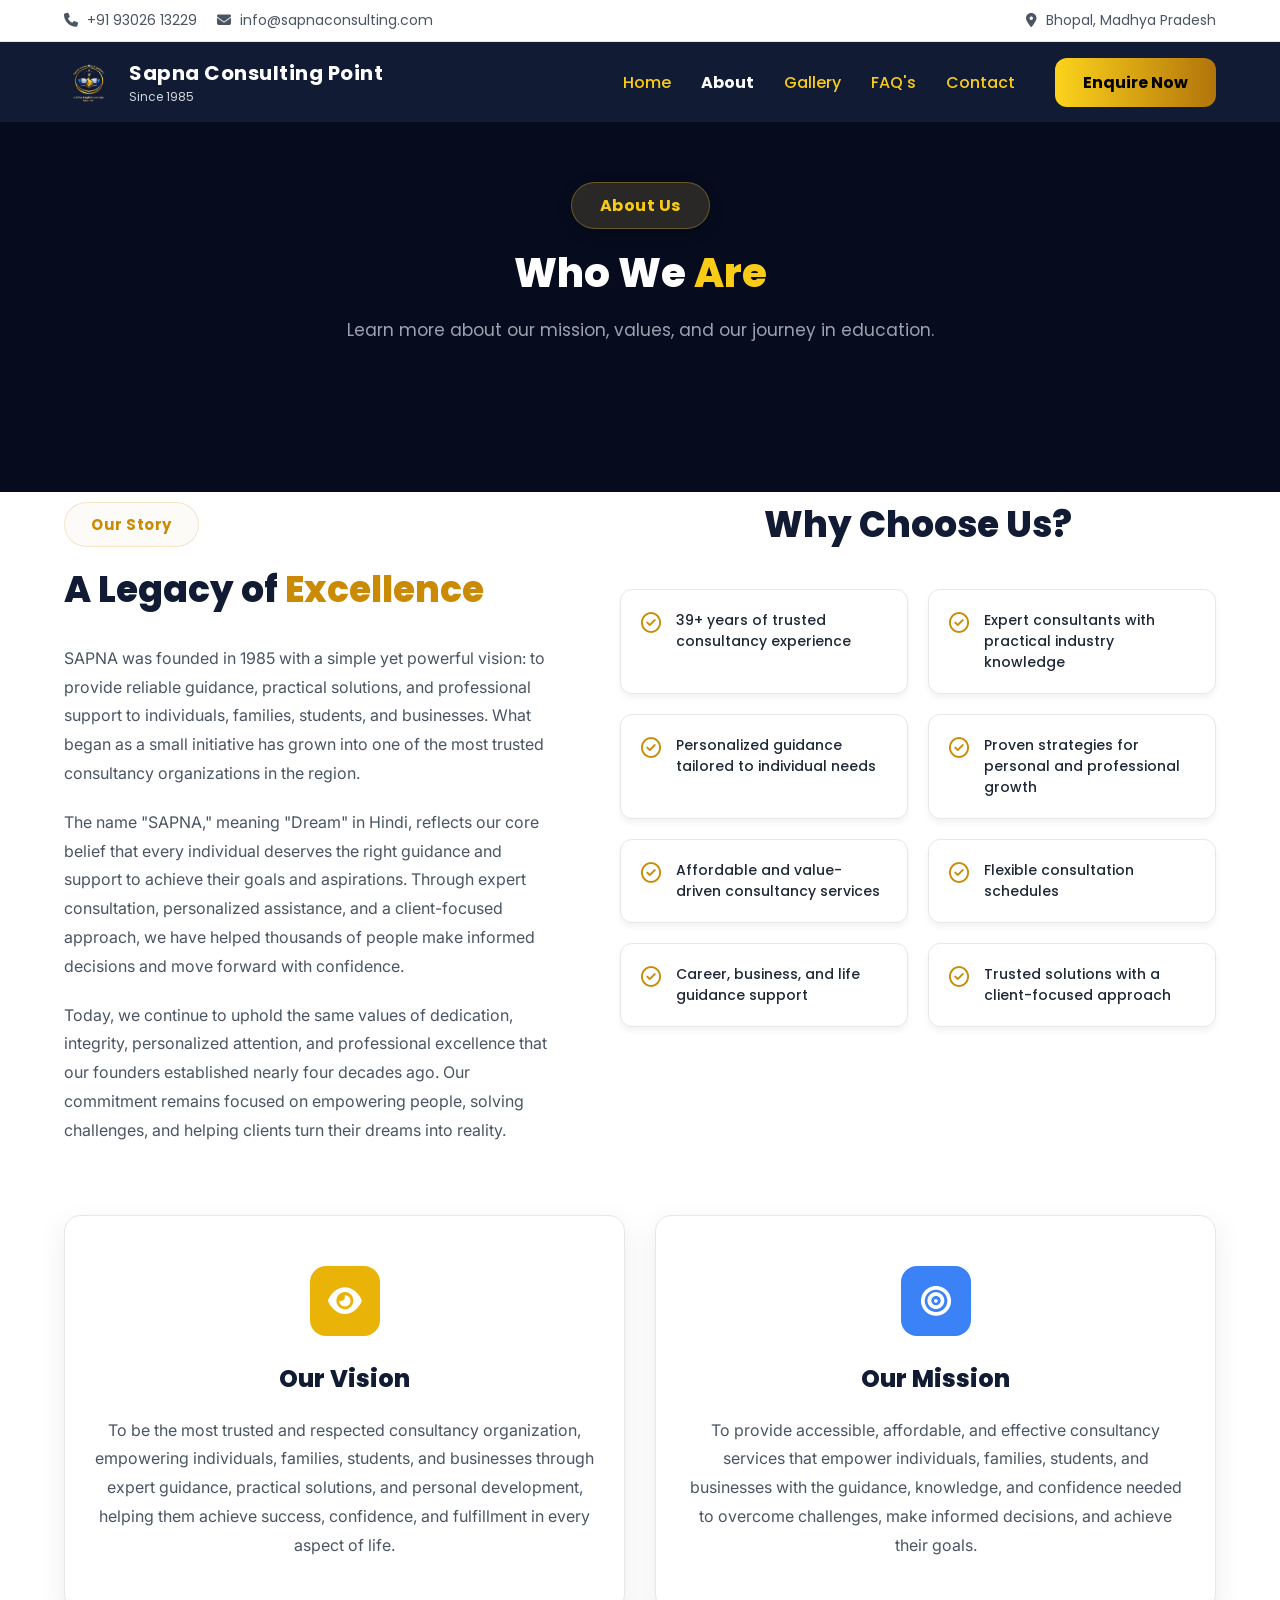
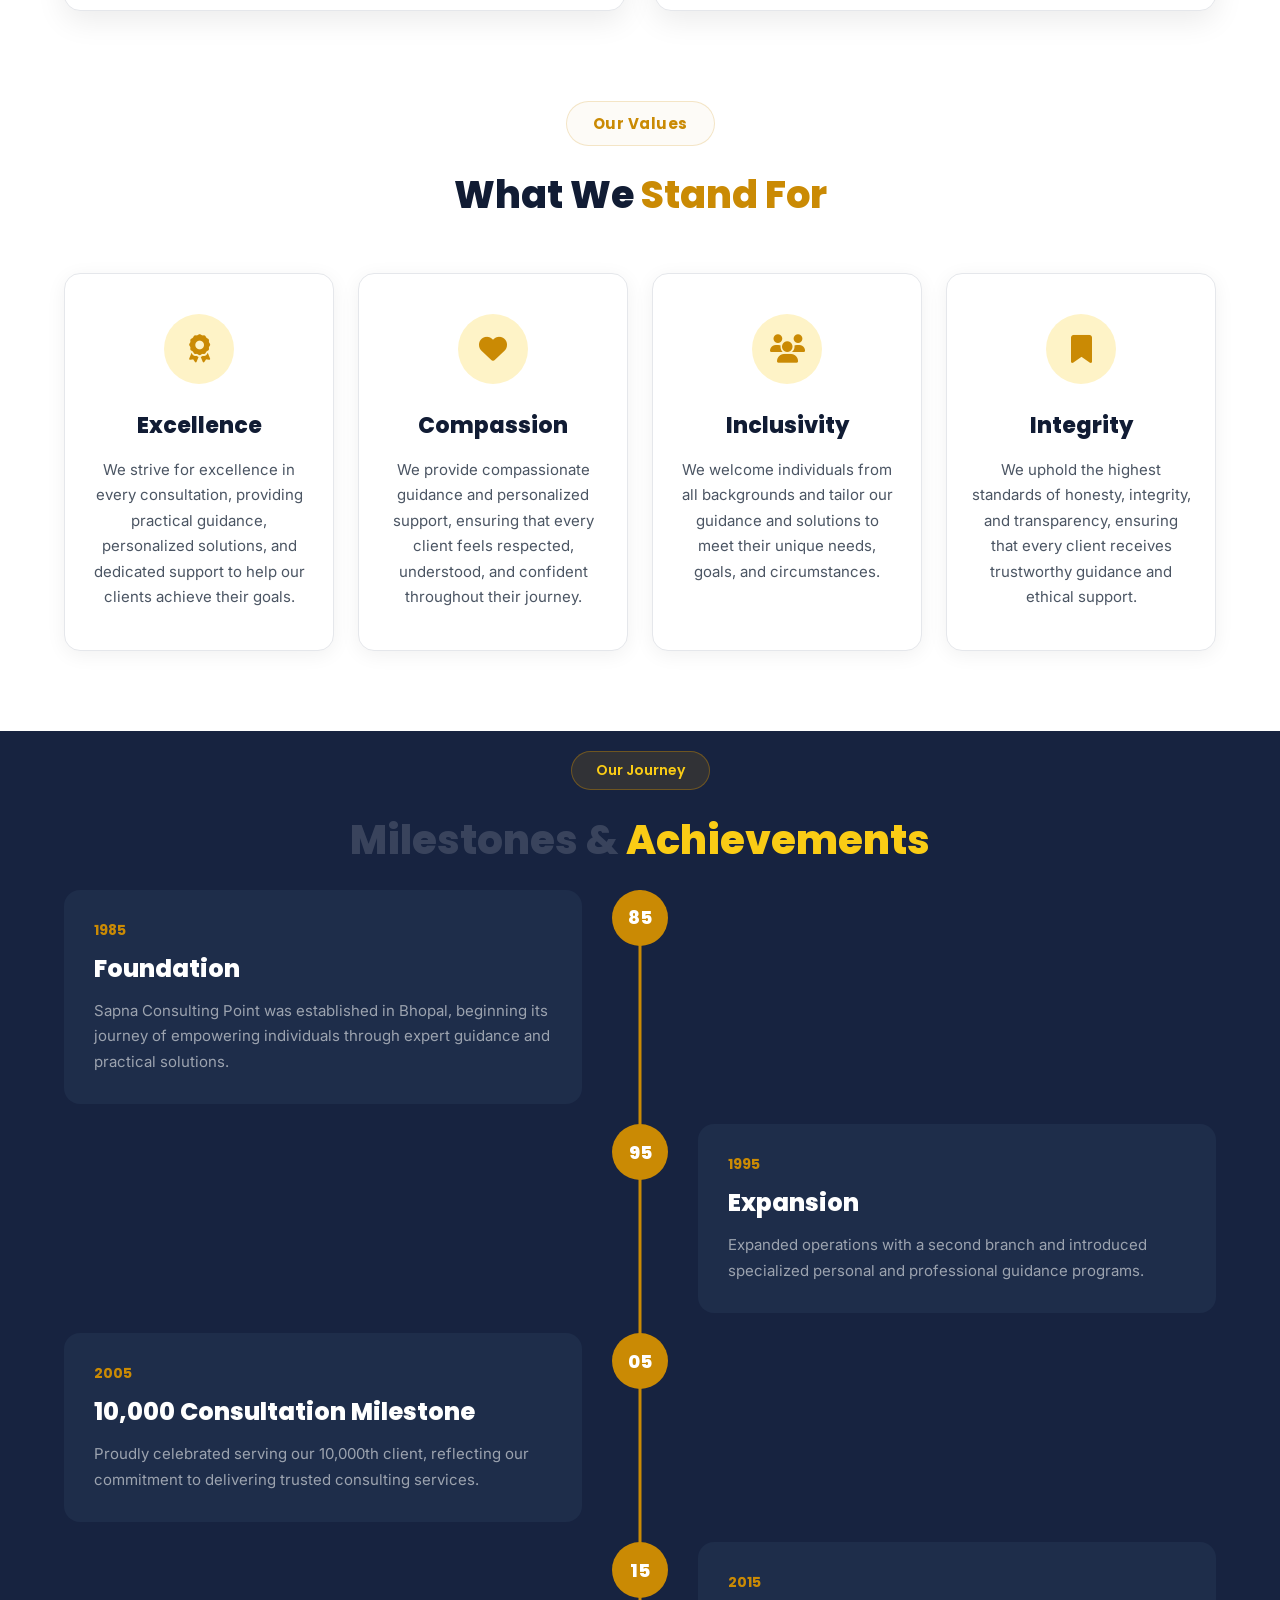
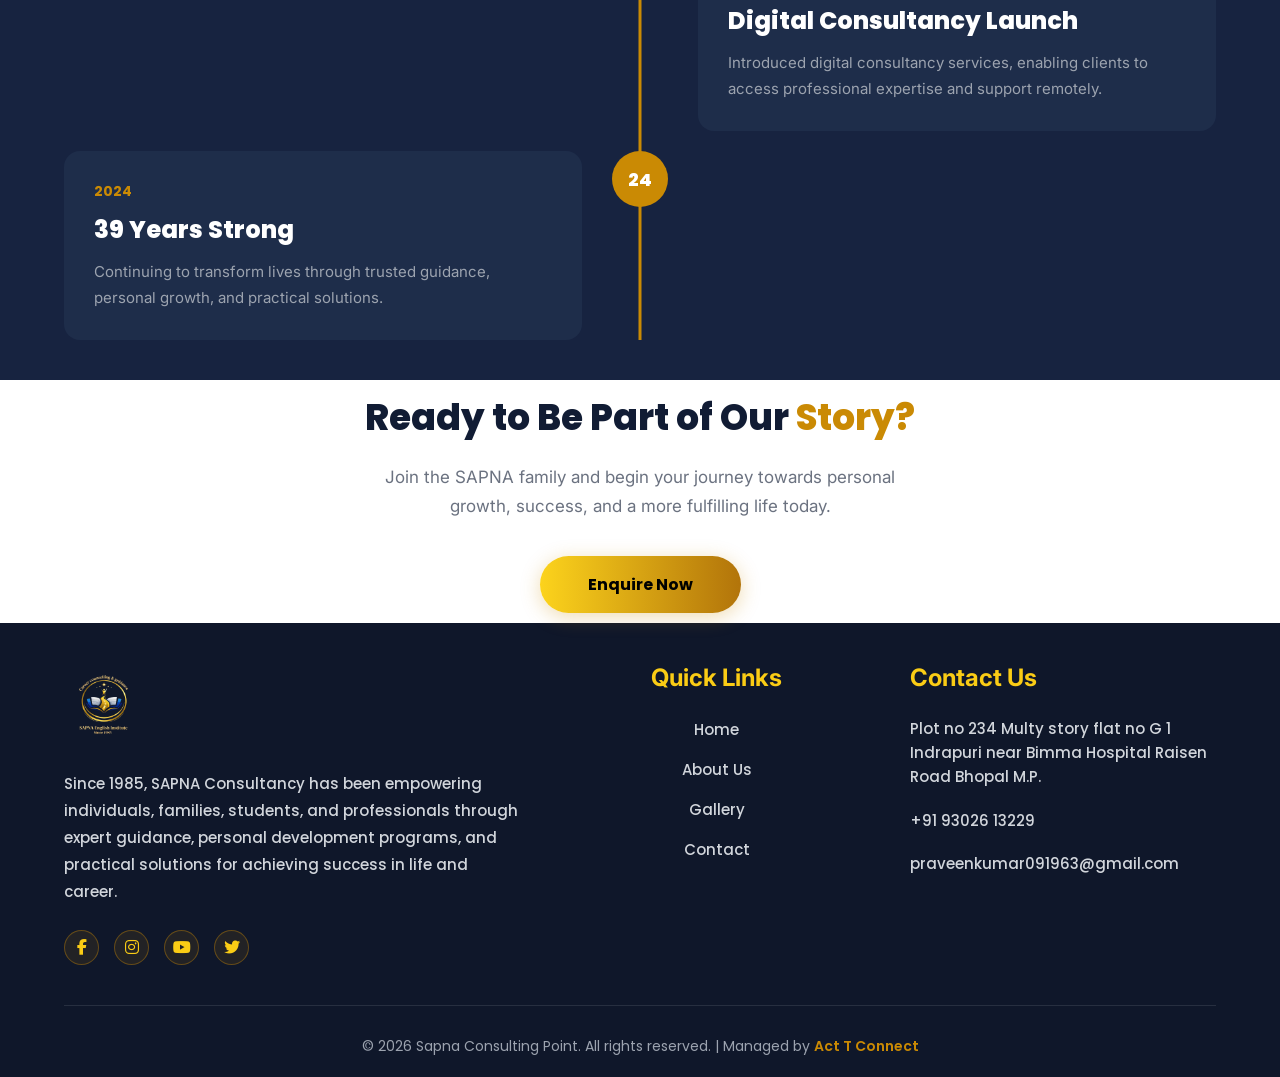
<file: about.html>
﻿<!DOCTYPE html>
<html lang="en">

<head>
    <meta charset="UTF-8">
    <meta name="viewport" content="width=device-width, initial-scale=1.0">
    <title>Sapna Consulting Point - About</title>
    <link rel="icon" href="images/logo.png" type="image/png">
    <link rel="preconnect" href="https://fonts.googleapis.com">
    <link rel="preconnect" href="https://fonts.gstatic.com" crossorigin>
    <link
        href="https://fonts.googleapis.com/css2?family=Poppins:wght@300;400;500;600;700;800&family=Inter:wght@400;500;600;700&display=swap"
        rel="stylesheet">
    <link rel="stylesheet" href="https://cdnjs.cloudflare.com/ajax/libs/font-awesome/6.5.0/css/all.min.css" />
    <style>
        :root {
            --primary-blue: #111c34;
            --accent-yellow: #facc15;
            --text-light: #ffffff;
            --text-dark: #1f2937;
            --text-gray: #4b5563;
            --bg-gray: #f9fafb;
            --border-color: #e5e7eb;
        }

        * {
            margin: 0;
            padding: 0;
            box-sizing: border-box;
            font-family: 'Poppins', sans-serif;
        }

        body {
            background-color: var(--bg-light);
            color: var(--text-dark);
            overflow-x: hidden !important;
        }

        html {
            overflow-x: hidden !important;
        }

        /* Top Contact Bar */
        .top-bar {
            background-color: white;
            padding: 10px 5%;
            display: flex;
            justify-content: space-between;
            font-size: 14px;
            color: var(--text-gray);
            border-bottom: 1px solid var(--border-color);
        }

        .top-bar-left {
            display: flex;
            gap: 20px;
        }

        .top-bar i {
            margin-right: 5px;
            color: var(--text-gray);
        }

        /* Navbar */
        .navbar {
            background-color: var(--primary-blue);
            padding: 15px 5%;
            display: flex;
            justify-content: space-between;
            align-items: center;
            position: sticky;
            top: 0;
            z-index: 1000;
        }

        .logo-section {
            display: flex;
            align-items: center;
            gap: 15px;
            color: white;
        }

        .logo-img {
            width: 50px;
            height: 50px;
        }

        .logo-text h1 {
            font-size: 20px;
            font-weight: 700;
            margin: 0;
            letter-spacing: 0.5px;
        }

        .logo-text p {
            font-size: 12px;
            color: #d1d5db;
            margin: 0;
        }

        .nav-links {
            display: flex;
            gap: 30px;
            align-items: center;
        }

        .nav-links a {
            color: #facc15;
            text-decoration: none;
            font-size: 16px;
            font-weight: 500;
            transition: color 0.3s ease;
        }

        .nav-links a.active {
            color: #ffffff;
            font-weight: 700;
        }

        .nav-links a:hover {
            color: #ffffff;
        }

        .nav-links .btn-enquire {
            background: linear-gradient(90deg, #fcd31c 0%, #b2740a 100%);
            color: #000000 !important;
            padding: 12px 28px;
            border-radius: 12px;
            font-weight: 700;
            text-decoration: none;
            transition: all 0.3s ease;
            margin-left: 10px;
        }

        .nav-links .btn-enquire:hover {
            transform: translateY(-2px);
            box-shadow: 0 4px 12px rgba(250, 204, 21, 0.4);
            color: #000000 !important;
        }

        /* About Hero Section */
        .about-hero {
            background-color: #060C1E;
            padding: 60px 5% 70px;
            text-align: center;
            height: 370px;
            color: white;
            border-radius: 0;
        }

        .badge-dark-yellow {
            background-color: #292826 !important;
            color: #F9CB17 !important;
            padding: 10px 28px !important;
            border-radius: 30px !important;
            font-size: 16px !important;
            font-weight: 700 !important;
            display: inline-block !important;
            margin-bottom: 20px !important;
            border: 1px solid rgba(249, 203, 23, 0.3) !important;
            box-shadow: 0 4px 15px rgba(0, 0, 0, 0.2) !important;
            letter-spacing: 0.5px !important;
        }

        .about-hero h1 {
            font-size: 40px;
            font-weight: 800;
            line-height: 1.2;
            margin-bottom: 20px;
        }

        .about-hero h1 span {
            color: #facc15;
        }

        .about-hero p {
            font-size: 17px;
            color: #9ca3af;
            line-height: 1.6;
            max-width: 650px;
            margin: 0 auto;
        }

        /* Two Column Section */
        .section-padding {
            padding: 10px 5%;
        }

        .two-column-layout {
            display: flex;
            gap: 60px;
        }

        .col-left {
            flex: 1;
        }

        .col-right {
            flex: 1.2;
        }

        .badge-yellow {
            background-color: #fdfbf7 !important;
            color: #ca8a04 !important;
            padding: 10px 26px !important;
            border-radius: 30px !important;
            font-size: 15px !important;
            font-weight: 700 !important;
            display: inline-block !important;
            margin-bottom: 20px !important;
            border: 1px solid rgba(202, 138, 4, 0.2) !important;
            letter-spacing: 0.5px !important;
        }

        .section-title {
            font-size: 36px;
            font-weight: 800;
            color: var(--primary-blue);
            margin-bottom: 30px;
            line-height: 1.3;
        }

        .section-title span {
            color: #ca8a04;
        }

        .text-content p {
            font-size: 16px;
            color: var(--text-gray);
            line-height: 1.8;
            margin-bottom: 20px;
            font-family: 'Inter', sans-serif;
        }

        /* Features Grid */
        .features-grid {
            display: grid;
            grid-template-columns: repeat(2, 1fr);
            gap: 20px;
        }

        .feature-card {
            background: white;
            padding: 20px;
            border-radius: 12px;
            display: flex;
            align-items: flex-start;
            gap: 15px;
            box-shadow: 0 4px 6px rgba(0, 0, 0, 0.05);
            border: 1px solid var(--border-color);
        }

        .feature-icon {
            color: #ca8a04;
            font-size: 20px;
            margin-top: 3px;
        }

        .feature-text {
            font-size: 14px;
            font-weight: 500;
            color: var(--text-dark);
            line-height: 1.5;
        }

        /* Vision Mission Grid */
        .vm-grid {
            display: grid;
            grid-template-columns: repeat(2, 1fr);
            gap: 30px;
            margin-top: 50px;
        }

        .vm-card {
            background: white;
            padding: 50px 30px;
            border-radius: 16px;
            box-shadow: 0 10px 30px rgba(0, 0, 0, 0.08);
            border: 1px solid var(--border-color);
            text-align: center;
        }

        .vm-icon-vision {
            background-color: #eab308;
            color: white;
            width: 70px;
            height: 70px;
            border-radius: 16px;
            display: flex;
            align-items: center;
            justify-content: center;
            font-size: 30px;
            margin: 0 auto 25px;
        }

        .vm-icon-mission {
            background-color: #3b82f6;
            color: white;
            width: 70px;
            height: 70px;
            border-radius: 16px;
            display: flex;
            align-items: center;
            justify-content: center;
            font-size: 30px;
            margin: 0 auto 25px;
        }

        .vm-card h3 {
            font-size: 24px;
            font-weight: 800;
            color: var(--primary-blue);
            margin-bottom: 20px;
        }

        .vm-card p {
            font-size: 16px;
            color: var(--text-gray);
            line-height: 1.8;
            font-family: 'Inter', sans-serif;
        }

        /* Values Section */
        .values-section {
            padding: 80px 5%;
            background-color: #fff;
            text-align: center;
        }

        .values-section .badge-yellow {
            background-color: #fef9c3;
            color: #ca8a04;
            padding: 8px 24px;
            border-radius: 20px;
            font-size: 15px;
            font-weight: 600;
            display: inline-block;
            margin-bottom: 20px;
            border: 1px solid #fde68a;
        }

        .values-section h2 {
            font-size: 38px;
            font-weight: 800;
            color: var(--primary-blue);
            margin-bottom: 50px;
        }

        .values-section h2 span {
            color: #ca8a04;
        }

        .values-grid {
            display: grid;
            grid-template-columns: repeat(4, 1fr);
            gap: 24px;
        }

        .value-card {
            background: #fff;
            border: 1px solid var(--border-color);
            border-radius: 16px;
            padding: 40px 24px;
            text-align: center;
            box-shadow: 0 4px 20px rgba(0, 0, 0, 0.06);
            transition: transform 0.3s ease, box-shadow 0.3s ease;
        }

        .value-card:hover {
            transform: translateY(-6px);
            box-shadow: 0 12px 32px rgba(0, 0, 0, 0.12);
        }

        .value-icon {
            width: 70px;
            height: 70px;
            background-color: #fef3c7;
            border-radius: 50%;
            display: flex;
            align-items: center;
            justify-content: center;
            margin: 0 auto 25px;
            font-size: 28px;
            color: #ca8a04;
            transition: background-color 0.3s, color 0.3s;
        }

        .value-card:hover .value-icon {
            background-color: #ca8a04;
            color: #fff;
        }

        .value-card h3 {
            font-size: 22px;
            font-weight: 800;
            color: var(--primary-blue);
            margin-bottom: 15px;
        }

        .value-card p {
            font-size: 15px;
            color: var(--text-gray);
            line-height: 1.7;
            font-family: 'Inter', sans-serif;
        }

        /* Milestones Timeline */
        .milestones-section {
            background-color: #172340;
            padding: 20px 5%;
            text-align: center;
            color: white;
        }

        .milestones-section .ms-badge {
            background-color: rgba(202, 138, 4, 0.15);
            color: #facc15;
            border: 1px solid rgba(202, 138, 4, 0.4);
            padding: 8px 24px;
            border-radius: 20px;
            font-size: 14px;
            font-weight: 600;
            display: inline-block;
            margin-bottom: 20px;
        }

        .milestones-section h2 {
            font-size: 40px;
            font-weight: 800;
            color: rgba(255, 255, 255, 0.15);
            margin-bottom: 20px;
            position: relative;
        }

        .milestones-section h2 span {
            color: #facc15;
        }

        .timeline {
            position: relative;
            max-width: 100%;
            margin: 0 auto;
        }

        .timeline::before {
            content: '';
            position: absolute;
            left: 50%;
            top: 0;
            bottom: 0;
            width: 3px;
            background-color: #ca8a04;
            transform: translateX(-50%);
        }

        .timeline-item {
            display: flex;
            align-items: flex-start;
            margin-bottom: 20px;
            position: relative;
        }

        .timeline-item.left {
            flex-direction: row;
            justify-content: flex-start;
        }

        .timeline-item.right {
            flex-direction: row-reverse;
            justify-content: flex-start;
        }

        .timeline-card {
            background-color: #1e2d4a;
            border-radius: 16px;
            padding: 30px;
            width: 45%;
            text-align: left;
        }

        .timeline-item.right .timeline-card {
            text-align: left;
        }

        .timeline-year-label {
            color: #ca8a04;
            font-size: 14px;
            font-weight: 700;
            margin-bottom: 10px;
        }

        .timeline-card h3 {
            font-size: 24px;
            font-weight: 800;
            color: white;
            margin-bottom: 12px;
        }

        .timeline-card p {
            font-size: 15px;
            color: #9ca3af;
            line-height: 1.7;
            font-family: 'Inter', sans-serif;
        }

        .timeline-dot {
            position: absolute;
            left: 50%;
            transform: translateX(-50%);
            width: 56px;
            height: 56px;
            background-color: #ca8a04;
            border-radius: 50%;
            display: flex;
            align-items: center;
            justify-content: center;
            font-size: 18px;
            font-weight: 800;
            color: white;
            z-index: 1;
            flex-shrink: 0;
        }

        /* Footer */
        footer {
            background-color: #111c34;
            color: white;
            padding: 60px 5% 20px;
            font-family: 'Inter', sans-serif;
        }

        .footer-grid {
            display: grid;
            grid-template-columns: 1.5fr 1fr 1fr;
            gap: 40px;
            margin-bottom: 40px;
            border-bottom: 1px solid rgba(255, 255, 255, 0.1);
            padding-bottom: 40px;
        }

        .social-links {
            display: flex;
            gap: 15px;
        }

        .social-links a {
            width: 35px;
            height: 35px;
            border-radius: 50%;
            border: 1px solid #ca8a04;
            display: flex;
            align-items: center;
            justify-content: center;
            color: #ca8a04;
            text-decoration: none;
        }

        .footer-heading {
            color: #ca8a04;
            font-size: 22px;
            font-weight: 700;
            font-family: 'Poppins', sans-serif;
            margin-bottom: 25px;
        }

        .footer-links {
            list-style: none;
            padding: 0;
        }

        .footer-links li {
            margin-bottom: 15px;
        }

        .footer-links a {
            color: #d1d5db;
            text-decoration: none;
            font-size: 15px;
            transition: color 0.3s;
        }

        .footer-text {
            color: #d1d5db;
            font-size: 14px;
            margin-bottom: 20px;
            line-height: 1.6;
        }

        .hamburger-toggle {
            display: none;
            background: none;
            border: 2px solid rgba(250, 204, 21, 0.5);
            color: #facc15;
            font-size: 22px;
            padding: 8px 14px;
            border-radius: 8px;
            cursor: pointer;
            transition: all 0.3s ease;
        }

        .hamburger-toggle:hover {
            background: rgba(250, 204, 21, 0.1);
        }

        /* Responsive */
        @media (max-width: 1024px) {
            .two-column-layout {
                flex-direction: column;
            }

            .vm-grid {
                grid-template-columns: 1fr;
            }

            .footer-grid {
                grid-template-columns: repeat(2, 1fr);
                gap: 30px;
            }
        }

        .footer-grid {
            display: grid;
            grid-template-columns: 1.5fr 1fr 1fr;
            gap: 40px;
            margin-bottom: 30px;
        }

        /* Enquire Modal Popup */
        .enquire-modal-overlay {
            position: fixed;
            top: 0;
            left: 0;
            width: 100%;
            height: 100%;
            background-color: rgba(0, 0, 0, 0.6);
            backdrop-filter: blur(4px);
            z-index: 9999;
            display: flex;
            align-items: center;
            justify-content: center;
            opacity: 0;
            visibility: hidden;
            transition: all 0.3s ease;
            padding: 20px;
        }

        .enquire-modal-overlay.active {
            opacity: 1;
            visibility: visible;
        }

        .enquire-modal-card {
            background: #ffffff;
            width: 100%;
            max-width: 460px;
            border-radius: 20px;
            padding: 35px 35px 30px;
            position: relative;
            box-shadow: 0 20px 40px rgba(0, 0, 0, 0.2);
            transform: scale(0.9);
            transition: transform 0.3s ease;
        }

        .enquire-modal-overlay.active .enquire-modal-card {
            transform: scale(1);
        }

        .enquire-modal-close {
            position: absolute;
            top: 20px;
            right: 20px;
            background: none;
            border: none;
            font-size: 24px;
            font-weight: 700;
            color: #94a3b8;
            cursor: pointer;
            line-height: 1;
            transition: color 0.2s;
        }

        .enquire-modal-close:hover {
            color: #0f172a;
        }

        .enquire-modal-card h2 {
            font-size: 28px;
            font-weight: 800;
            color: #111c34;
            margin-bottom: 6px;
        }

        .enquire-modal-subtitle {
            font-size: 15px;
            color: #828b9a;
            margin-bottom: 25px;
            font-family: 'Inter', sans-serif;
        }

        .modal-form-group {
            margin-bottom: 16px;
        }

        .modal-form-group input,
        .modal-form-group textarea {
            width: 100%;
            padding: 14px 18px;
            background-color: #f8fafc;
            border: 1px solid #e2e8f0;
            border-radius: 12px;
            font-size: 14px;
            font-family: 'Inter', sans-serif;
            color: #1e293b;
            outline: none;
            transition: all 0.3s ease;
        }

        .modal-form-group input::placeholder,
        .modal-form-group textarea::placeholder {
            color: #94a3b8;
        }

        .modal-form-group input:focus,
        .modal-form-group textarea:focus {
            background-color: #ffffff;
            border-color: #ca8a04;
            box-shadow: 0 0 0 3px rgba(202, 138, 4, 0.1);
        }

        .modal-form-group textarea {
            resize: none;
        }

        .btn-modal-submit {
            width: 100%;
            background: linear-gradient(90deg, #fcd31c 0%, #b2740a 100%);
            color: #000000;
            padding: 15px;
            border-radius: 30px;
            font-weight: 700;
            font-size: 16px;
            border: none;
            cursor: pointer;
            margin-top: 10px;
            box-shadow: 0 4px 15px rgba(202, 138, 4, 0.3);
            transition: all 0.3s ease;
        }

        .btn-modal-submit:hover {
            transform: translateY(-2px);
            box-shadow: 0 6px 20px rgba(202, 138, 4, 0.4);
        }

        @media (max-width: 768px) {
            .top-bar {
                display: none !important;
            }

            .navbar {
                padding: 12px 15px !important;
                position: relative;
            }

            .logo-img {
                width: 38px !important;
                height: 38px !important;
            }

            .logo-section {
                gap: 10px !important;
            }

            .logo-text h1 {
                font-size: 16px !important;
                line-height: 1.2;
            }

            .logo-text p {
                font-size: 11px !important;
            }

            .hamburger-toggle {
                display: flex;
                align-items: center;
                justify-content: center;
                padding: 6px 12px;
                font-size: 18px;
            }

            .nav-links {
                display: none;
                flex-direction: column;
                position: absolute;
                top: 100%;
                left: 0;
                width: 100%;
                background-color: #060C1E;
                padding: 20px 5%;
                box-shadow: 0 15px 30px rgba(0, 0, 0, 0.4);
                z-index: 999;
                gap: 12px;
                border-top: 1px solid rgba(255, 255, 255, 0.1);
            }

            .nav-links.active {
                display: flex !important;
            }

            .nav-links a {
                padding: 10px 0;
                font-size: 15px;
                width: 100%;
            }

            .nav-links .btn-enquire {
                margin-left: 0;
                text-align: center;
                display: block;
                width: 100%;
                margin-top: 8px;
            }

            .footer-grid {
                grid-template-columns: 1fr !important;
                gap: 30px !important;
                text-align: left !important;
            }

            .footer-grid>div {
                padding-left: 0 !important;
                text-align: left !important;
            }

            .about-hero {
                height: auto !important;
                min-height: 240px;
                padding: 40px 15px !important;
            }

            .about-hero h1 {
                font-size: 26px !important;
            }

            .values-grid {
                grid-template-columns: 1fr !important;
                gap: 20px !important;
            }

            .timeline::before {
                left: 20px !important;
                transform: none !important;
            }

            .timeline-item {
                flex-direction: column !important;
                align-items: flex-start !important;
                padding-left: 55px !important;
                margin-bottom: 30px !important;
                position: relative !important;
                width: 100% !important;
            }

            .timeline-item.left,
            .timeline-item.right {
                flex-direction: column !important;
                justify-content: flex-start !important;
            }

            .timeline-card {
                width: 100% !important;
                padding: 20px 18px !important;
                box-sizing: border-box !important;
            }

            .timeline-card h3 {
                font-size: 20px !important;
            }

            .timeline-dot {
                left: 20px !important;
                top: 0px !important;
                transform: translateX(-50%) !important;
                width: 40px !important;
                height: 40px !important;
                font-size: 14px !important;
            }

            .enquire-modal-overlay {
                padding: 15px !important;
            }

            .enquire-modal-card {
                width: 92% !important;
                max-width: 360px !important;
                padding: 25px 20px !important;
                box-sizing: border-box !important;
                margin: 0 auto !important;
            }

            .enquire-modal-card h2 {
                font-size: 22px !important;
            }

            .enquire-modal-subtitle {
                font-size: 13px !important;
                margin-bottom: 18px !important;
            }

            .modal-form-group {
                margin-bottom: 12px !important;
            }

            .modal-form-group input,
            .modal-form-group textarea {
                padding: 12px 14px !important;
                font-size: 14px !important;
                box-sizing: border-box !important;
            }

            .btn-modal-submit {
                padding: 13px !important;
                font-size: 15px !important;
                box-sizing: border-box !important;
            }
        }
    </style>
</head>

<body>

    <!-- Top Contact Bar -->
    <div class="top-bar">
        <div class="top-bar-left">
            <span><i class="fa-solid fa-phone"></i> +91 93026 13229</span>
            <span><i class="fa-solid fa-envelope"></i> info@sapnaconsulting.com</span>
        </div>
        <div class="top-bar-right">
            <span><i class="fa-solid fa-location-dot"></i> Bhopal, Madhya Pradesh</span>
        </div>
    </div>

    <!-- Main Navbar -->
    <nav class="navbar">
        <div class="logo-section">
            <img src="images/logo.png" alt="SAPNA Logo" class="logo-img"
                onerror="this.src='https://via.placeholder.com/50'">
            <div class="logo-text">
                <h1>Sapna Consulting Point</h1>
                <p>Since 1985</p>
            </div>
        </div>
        <button class="hamburger-toggle" id="hamburgerBtn" aria-label="Toggle navigation">
            <i class="fa-solid fa-bars"></i>
        </button>
        <div class="nav-links">
            <a href="index.html">Home</a>
            <a href="about.html" class="active">About</a>
            <a href="gallery.html">Gallery</a>
            <a href="faq.html">FAQ's</a>
            <a href="contact.html">Contact</a>
            <a href="#" class="btn-enquire">Enquire Now</a>
        </div>
    </nav>

    <!-- About Hero Section -->
    <section class="about-hero">
        <div class="badge-dark-yellow">About Us</div>
        <h1>Who We <span>Are</span></h1>
        <p>Learn more about our mission, values, and our journey in education.</p>
    </section>

    <!-- Our Story & Why Choose Us -->
    <section class="section-padding">
        <div class="two-column-layout">
            <!-- Left Column -->
            <div class="col-left text-content">
                <div class="badge-yellow">Our Story</div>
                <h2 class="section-title">A Legacy of <span>Excellence</span></h2>
                <p>SAPNA was founded in 1985 with a simple yet powerful vision: to provide reliable guidance, practical
                    solutions, and professional support to individuals, families, students, and businesses. What began
                    as a small initiative has grown into one of the most trusted consultancy organizations in the
                    region.</p>
                <p>The name "SAPNA," meaning "Dream" in Hindi, reflects our core belief that every individual deserves
                    the right guidance and support to achieve their goals and aspirations. Through expert consultation,
                    personalized assistance, and a client-focused approach, we have helped thousands of people make
                    informed decisions and move forward with confidence.</p>
                <p>Today, we continue to uphold the same values of dedication, integrity, personalized attention, and
                    professional excellence that our founders established nearly four decades ago. Our commitment
                    remains focused on empowering people, solving challenges, and helping clients turn their dreams into
                    reality.</p>
            </div>

            <!-- Right Column -->
            <div class="col-right">
                <h2 class="section-title" style="text-align: center; margin-bottom: 40px;">Why Choose Us?</h2>
                <div class="features-grid">
                    <div class="feature-card">
                        <i class="fa-regular fa-circle-check feature-icon"></i>
                        <span class="feature-text">39+ years of trusted consultancy experience</span>
                    </div>
                    <div class="feature-card">
                        <i class="fa-regular fa-circle-check feature-icon"></i>
                        <span class="feature-text">Expert consultants with practical industry knowledge</span>
                    </div>
                    <div class="feature-card">
                        <i class="fa-regular fa-circle-check feature-icon"></i>
                        <span class="feature-text">Personalized guidance tailored to individual needs</span>
                    </div>
                    <div class="feature-card">
                        <i class="fa-regular fa-circle-check feature-icon"></i>
                        <span class="feature-text">Proven strategies for personal and professional growth</span>
                    </div>
                    <div class="feature-card">
                        <i class="fa-regular fa-circle-check feature-icon"></i>
                        <span class="feature-text">Affordable and value-driven consultancy services</span>
                    </div>
                    <div class="feature-card">
                        <i class="fa-regular fa-circle-check feature-icon"></i>
                        <span class="feature-text">Flexible consultation schedules</span>
                    </div>
                    <div class="feature-card">
                        <i class="fa-regular fa-circle-check feature-icon"></i>
                        <span class="feature-text">Career, business, and life guidance support</span>
                    </div>
                    <div class="feature-card">
                        <i class="fa-regular fa-circle-check feature-icon"></i>
                        <span class="feature-text">Trusted solutions with a client-focused approach</span>
                    </div>
                </div>
            </div>
        </div>

        <!-- Vision and Mission Grid -->
        <div class="vm-grid">
            <div class="vm-card">
                <div class="vm-icon-vision">
                    <i class="fa-solid fa-eye"></i>
                </div>
                <h3>Our Vision</h3>
                <p>To be the most trusted and respected consultancy organization, empowering individuals, families,
                    students, and businesses through expert guidance, practical solutions, and personal development,
                    helping them achieve success, confidence, and fulfillment in every aspect of life.</p>
            </div>

            <div class="vm-card">
                <div class="vm-icon-mission">
                    <i class="fa-solid fa-bullseye"></i>
                </div>
                <h3>Our Mission</h3>
                <p>To provide accessible, affordable, and effective consultancy services that empower individuals,
                    families, students, and businesses with the guidance, knowledge, and confidence needed to overcome
                    challenges, make informed decisions, and achieve their goals.</p>
            </div>
        </div>
    </section>

    <!-- What We Stand For Section -->
    <section class="values-section">
        <div class="badge-yellow">Our Values</div>
        <h2>What We <span>Stand For</span></h2>
        <div class="values-grid">
            <!-- Excellence -->
            <div class="value-card">
                <div class="value-icon">
                    <i class="fa-solid fa-award"></i>
                </div>
                <h3>Excellence</h3>
                <p>We strive for excellence in every consultation, providing practical guidance, personalized solutions,
                    and dedicated support to help our clients achieve their goals.</p>
            </div>
            <!-- Compassion -->
            <div class="value-card">
                <div class="value-icon">
                    <i class="fa-solid fa-heart"></i>
                </div>
                <h3>Compassion</h3>
                <p>We provide compassionate guidance and personalized support, ensuring that every client feels
                    respected, understood, and confident throughout their journey.</p>
            </div>
            <!-- Inclusivity -->
            <div class="value-card">
                <div class="value-icon">
                    <i class="fa-solid fa-users"></i>
                </div>
                <h3>Inclusivity</h3>
                <p>We welcome individuals from all backgrounds and tailor our guidance and solutions to meet their
                    unique needs, goals, and circumstances.</p>
            </div>
            <!-- Integrity -->
            <div class="value-card">
                <div class="value-icon">
                    <i class="fa-solid fa-bookmark"></i>
                </div>
                <h3>Integrity</h3>
                <p>We uphold the highest standards of honesty, integrity, and transparency, ensuring that every client
                    receives trustworthy guidance and ethical support.</p>
            </div>
        </div>
    </section>

    <!-- Milestones & Achievements Section -->
    <section class="milestones-section">
        <div class="ms-badge">Our Journey</div>
        <h2>Milestones &amp; <span>Achievements</span></h2>

        <div class="timeline">
            <!-- 1985 -->
            <div class="timeline-item left">
                <div class="timeline-card">
                    <div class="timeline-year-label">1985</div>
                    <h3>Foundation</h3>
                    <p>Sapna Consulting Point was established in Bhopal, beginning its journey of empowering individuals
                        through expert guidance and practical solutions.</p>
                </div>
                <div class="timeline-dot">85</div>
            </div>

            <!-- 1995 -->
            <div class="timeline-item right">
                <div class="timeline-card">
                    <div class="timeline-year-label">1995</div>
                    <h3>Expansion</h3>
                    <p>Expanded operations with a second branch and introduced specialized personal and professional
                        guidance programs.</p>
                </div>
                <div class="timeline-dot">95</div>
            </div>

            <!-- 2005 -->
            <div class="timeline-item left">
                <div class="timeline-card">
                    <div class="timeline-year-label">2005</div>
                    <h3>10,000 Consultation Milestone</h3>
                    <p>Proudly celebrated serving our 10,000th client, reflecting our commitment to delivering trusted
                        consulting services.</p>
                </div>
                <div class="timeline-dot">05</div>
            </div>

            <!-- 2015 -->
            <div class="timeline-item right">
                <div class="timeline-card">
                    <div class="timeline-year-label">2015</div>
                    <h3>Digital Consultancy Launch</h3>
                    <p>Introduced digital consultancy services, enabling clients to access professional expertise and
                        support remotely.</p>
                </div>
                <div class="timeline-dot">15</div>
            </div>

            <!-- 2024 -->
            <div class="timeline-item left">
                <div class="timeline-card">
                    <div class="timeline-year-label">2024</div>
                    <h3>39 Years Strong</h3>
                    <p>Continuing to transform lives through trusted guidance, personal growth, and practical solutions.
                    </p>
                </div>
                <div class="timeline-dot">24</div>
            </div>
        </div>
    </section>

    <!-- CTA Section -->
    <section style="background-color: #fff; padding: 10px 5%; text-align: center;">
        <h2 style="font-size: 36px; font-weight: 800; color: #111c34; margin-bottom: 18px;">
            Ready to Be Part of Our <span style="color: #ca8a04;">Story?</span>
        </h2>
        <p
            style="font-size: 17px; color: #6b7280; margin-bottom: 35px; max-width: 520px; margin-left: auto; margin-right: auto; line-height: 1.7; font-family: 'Inter', sans-serif;">
            Join the SAPNA family and begin your journey towards personal growth, success, and a more fulfilling life
            today.
        </p>
        <a href="#" class="btn-enquire"
            style="display: inline-block; background: linear-gradient(90deg, #fcd31c 0%, #b2740a 100%); color: #000; font-size: 16px; font-weight: 700; padding: 16px 48px; border-radius: 50px; text-decoration: none; transition: all 0.3s ease; box-shadow: 0 4px 20px rgba(202,138,4,0.3);">Enquire
            Now</a>
    </section>

    <!-- Footer Section -->
    <footer style="background-color: #0f172a; color: white; padding: 40px 5% 20px; font-family: 'Inter', sans-serif;">
        <div class="footer-grid">
            <!-- Footer Logo & About -->
            <div>
                <img src="images/logo.png" alt="SAPNA Logo"
                    style="width: 80px; height: 80px; border-radius: 50%; margin-bottom: 20px;">
                <p style="color: #d1d5db; font-size: 15px; line-height: 1.8; margin-bottom: 25px; font-weight: 500;">
                    Since 1985, SAPNA Consultancy has been empowering individuals, families, students, and professionals
                    through expert guidance, personal development programs, and practical solutions for achieving
                    success in life and career.
                </p>
                <div style="display: flex; gap: 15px;">
                    <a href="#"
                        style="width: 35px; height: 35px; border-radius: 50%; border: 1px solid rgba(202, 138, 4, 0.4); background-color: rgba(202, 138, 4, 0.1); display: flex; align-items: center; justify-content: center; color: #facc15; text-decoration: none; transition: all 0.3s;"><i
                            class="fa-brands fa-facebook-f"></i></a>
                    <a href="#"
                        style="width: 35px; height: 35px; border-radius: 50%; border: 1px solid rgba(202, 138, 4, 0.4); background-color: rgba(202, 138, 4, 0.1); display: flex; align-items: center; justify-content: center; color: #facc15; text-decoration: none; transition: all 0.3s;"><i
                            class="fa-brands fa-instagram"></i></a>
                    <a href="#"
                        style="width: 35px; height: 35px; border-radius: 50%; border: 1px solid rgba(202, 138, 4, 0.4); background-color: rgba(202, 138, 4, 0.1); display: flex; align-items: center; justify-content: center; color: #facc15; text-decoration: none; transition: all 0.3s;"><i
                            class="fa-brands fa-youtube"></i></a>
                    <a href="#"
                        style="width: 35px; height: 35px; border-radius: 50%; border: 1px solid rgba(202, 138, 4, 0.4); background-color: rgba(202, 138, 4, 0.1); display: flex; align-items: center; justify-content: center; color: #facc15; text-decoration: none; transition: all 0.3s;"><i
                            class="fa-brands fa-twitter"></i></a>
                </div>
            </div>

            <!-- Quick Links -->
            <div style="text-align: center;">
                <h3
                    style="color: #facc15; font-size: 24px; font-weight: 700; font-family: 'Inter', sans-serif; margin-bottom: 25px;">
                    Quick Links</h3>
                <ul style="list-style: none; padding: 0;">
                    <li style="margin-bottom: 15px;"><a href="index.html"
                            style="color: #d1d5db; text-decoration: none; font-size: 15px; font-weight: 500; transition: color 0.3s;">Home</a>
                    </li>
                    <li style="margin-bottom: 15px;"><a href="about.html"
                            style="color: #d1d5db; text-decoration: none; font-size: 15px; font-weight: 500; transition: color 0.3s;">About
                            Us</a></li>
                    <li style="margin-bottom: 15px;"><a href="gallery.html"
                            style="color: #d1d5db; text-decoration: none; font-size: 15px; font-weight: 500; transition: color 0.3s;">Gallery</a>
                    </li>
                    <li style="margin-bottom: 15px;"><a href="contact.html"
                            style="color: #d1d5db; text-decoration: none; font-size: 15px; font-weight: 500; transition: color 0.3s;">Contact</a>
                    </li>
                </ul>
            </div>

            <!-- Contact Us -->
            <div>
                <h3
                    style="color: #facc15; font-size: 24px; font-weight: 700; font-family: 'Inter', sans-serif; margin-bottom: 25px;">
                    Contact Us</h3>
                <p style="color: #d1d5db; font-size: 15px; margin-bottom: 20px; line-height: 1.6; font-weight: 500;">
                    Plot no 234 Multy story flat no G 1 Indrapuri near Bimma Hospital Raisen Road Bhopal M.P.</p>
                <p style="color: #d1d5db; font-size: 15px; margin-bottom: 20px; font-weight: 500;">+91 93026 13229</p>
                <p style="color: #d1d5db; font-size: 15px; font-weight: 500;">praveenkumar091963@gmail.com</p>
            </div>
        </div>

        <div style="text-align: center; color: #9ca3af; font-size: 14px;">
            <p style="margin: 0;">&copy; 2026 Sapna Consulting Point. All rights reserved. | Managed by <span
                    style="color: #ca8a04; font-weight: 600;">Act T Connect</span></p>
        </div>
    </footer>

    <!-- Enquire Modal Popup -->
    <div id="enquireModal" class="enquire-modal-overlay">
        <div class="enquire-modal-card">
            <button class="enquire-modal-close" id="closeEnquireModal">&times;</button>
            <h2>Start Your Journey</h2>
            <p class="enquire-modal-subtitle">Fill the form and we'll contact you shortly</p>
            <form id="enquireModalForm">
                <div class="modal-form-group">
                    <input type="text" placeholder="Your Full Name" required>
                </div>
                <div class="modal-form-group">
                    <input type="tel" placeholder="Your Phone Number" required>
                </div>
                <div class="modal-form-group">
                    <input type="email" placeholder="Your Email Address" required>
                </div>
                <div class="modal-form-group">
                    <textarea rows="3" placeholder="Your Message" required></textarea>
                </div>
                <button type="submit" class="btn-modal-submit">Send Enquiry</button>
            </form>
        </div>
    </div>

    <!-- Scripts -->
    <script>
        // Enquire Modal Trigger Logic
        function initEnquireModal() {
            const modal = document.getElementById('enquireModal');
            const closeBtn = document.getElementById('closeEnquireModal');
            const enquireBtns = document.querySelectorAll('.btn-enquire');
            const enquireForm = document.getElementById('enquireModalForm');

            if (!modal) return;

            enquireBtns.forEach(btn => {
                btn.addEventListener('click', (e) => {
                    e.preventDefault();
                    modal.classList.add('active');
                });
            });

            if (closeBtn) {
                closeBtn.addEventListener('click', () => {
                    modal.classList.remove('active');
                });
            }

            modal.addEventListener('click', (e) => {
                if (e.target === modal) {
                    modal.classList.remove('active');
                }
            });

            if (enquireForm) {
                enquireForm.addEventListener('submit', (e) => {
                    e.preventDefault();
                    alert('Thank you for reaching out! We will contact you shortly.');
                    enquireForm.reset();
                    modal.classList.remove('active');
                });
            }
        }

        if (document.readyState === 'loading') {
            document.addEventListener('DOMContentLoaded', initEnquireModal);
        } else {
            initEnquireModal();
        }

        // Mobile Hamburger Menu Handler
        const hamburgerBtn = document.getElementById('hamburgerBtn');
        const navLinks = document.querySelector('.nav-links');

        if (hamburgerBtn && navLinks) {
            hamburgerBtn.addEventListener('click', (e) => {
                e.stopPropagation();
                navLinks.classList.toggle('active');
                const icon = hamburgerBtn.querySelector('i');
                if (icon) {
                    if (navLinks.classList.contains('active')) {
                        icon.className = 'fa-solid fa-xmark';
                    } else {
                        icon.className = 'fa-solid fa-bars';
                    }
                }
            });

            document.addEventListener('click', (e) => {
                if (!hamburgerBtn.contains(e.target) && !navLinks.contains(e.target)) {
                    navLinks.classList.remove('active');
                    const icon = hamburgerBtn.querySelector('i');
                    if (icon) icon.className = 'fa-solid fa-bars';
                }
            });

            navLinks.querySelectorAll('a').forEach(link => {
                link.addEventListener('click', () => {
                    navLinks.classList.remove('active');
                    const icon = hamburgerBtn.querySelector('i');
                    if (icon) icon.className = 'fa-solid fa-bars';
                });
            });
        }
    </script>
</body>

</html>
</file>
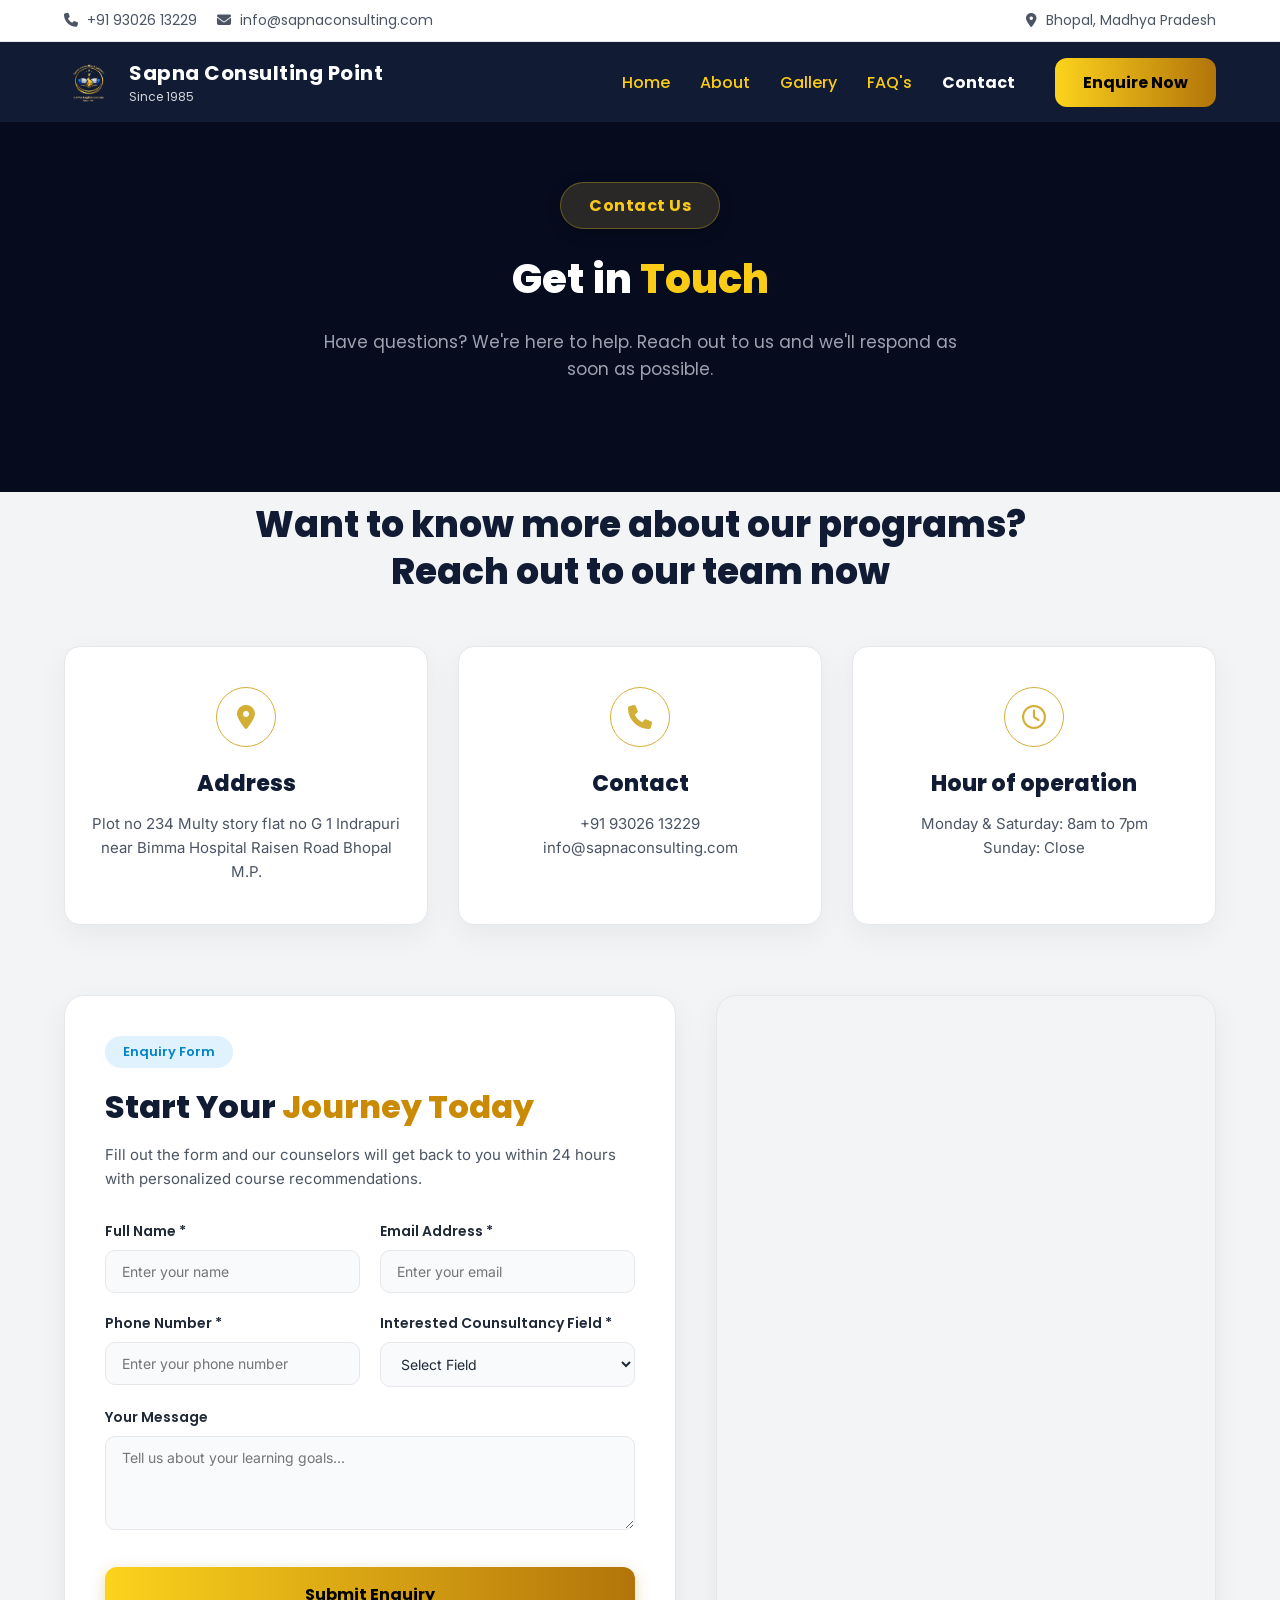
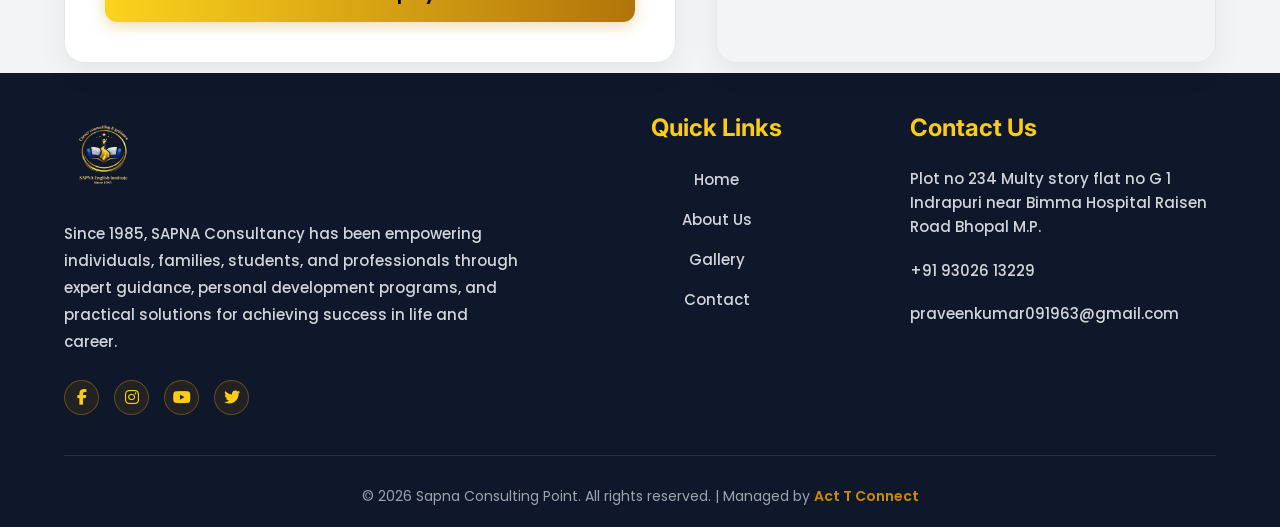
<file: contact.html>
﻿<!DOCTYPE html>
<html lang="en">

<head>
    <meta charset="UTF-8">
    <meta name="viewport" content="width=device-width, initial-scale=1.0">
    <title>Sapna Consulting Point - Contact Us</title>
    <link rel="icon" href="images/logo.png" type="image/png">

    <!-- Fonts -->
    <link rel="preconnect" href="https://fonts.googleapis.com">
    <link rel="preconnect" href="https://fonts.gstatic.com" crossorigin>
    <link
        href="https://fonts.googleapis.com/css2?family=Inter:wght@400;500;600&family=Playfair+Display:wght@700&family=Poppins:wght@400;500;600;700;800&display=swap"
        rel="stylesheet">

    <!-- Font Awesome -->
    <link rel="stylesheet" href="https://cdnjs.cloudflare.com/ajax/libs/font-awesome/6.4.0/css/all.min.css">

    <style>
        :root {
            --primary-blue: #111c34;
            --accent-yellow: #facc15;
            --text-dark: #1f2937;
            --text-gray: #4b5563;
            --bg-light: #f3f4f6;
            --border-color: #e5e7eb;
        }

        * {
            margin: 0;
            padding: 0;
            box-sizing: border-box;
            font-family: 'Poppins', sans-serif;
        }

        body {
            background-color: var(--bg-light);
            color: var(--text-dark);
            overflow-x: hidden !important;
        }

        html {
            overflow-x: hidden !important;
        }

        /* Top Contact Bar */
        .top-bar {
            background-color: white;
            padding: 10px 5%;
            display: flex;
            justify-content: space-between;
            font-size: 14px;
            color: var(--text-gray);
            border-bottom: 1px solid var(--border-color);
        }

        .top-bar-left {
            display: flex;
            gap: 20px;
        }

        .top-bar i {
            margin-right: 5px;
            color: var(--text-gray);
        }

        /* Navbar */
        .navbar {
            background-color: var(--primary-blue);
            padding: 15px 5%;
            display: flex;
            justify-content: space-between;
            align-items: center;
            position: sticky;
            top: 0;
            z-index: 1000;
        }

        .logo-section {
            display: flex;
            align-items: center;
            gap: 15px;
            color: white;
        }

        .logo-img {
            width: 50px;
            height: 50px;
        }

        .logo-text h1 {
            font-size: 20px;
            font-weight: 700;
            margin: 0;
            letter-spacing: 0.5px;
        }

        .logo-text p {
            font-size: 12px;
            color: #d1d5db;
            margin: 0;
        }

        .nav-links {
            display: flex;
            gap: 30px;
            align-items: center;
        }

        .nav-links a {
            color: #facc15;
            /* Yellow for inactive */
            text-decoration: none;
            font-size: 16px;
            font-weight: 500;
            transition: color 0.3s ease;
        }

        .nav-links a.active {
            color: #ffffff;
            font-weight: 700;
        }

        .nav-links a:hover {
            color: #ffffff;
        }

        .nav-links .btn-enquire {
            background: linear-gradient(90deg, #fcd31c 0%, #b2740a 100%);
            color: #000000 !important;
            padding: 12px 28px;
            border-radius: 12px;
            font-weight: 700;
            text-decoration: none;
            transition: all 0.3s ease;
            margin-left: 10px;
        }

        .nav-links .btn-enquire:hover {
            transform: translateY(-2px);
            box-shadow: 0 4px 12px rgba(250, 204, 21, 0.4);
            color: #000000 !important;
        }

        /* Hero Section */
        .contact-hero {
            background-color: #060C1E;
            padding: 60px 5% 70px;
            height: 370px;
            text-align: center;
        }

        .contact-hero .hero-badge {
            background-color: #292826 !important;
            color: #F9CB17 !important;
            padding: 10px 28px !important;
            border-radius: 30px !important;
            font-size: 16px !important;
            font-weight: 700 !important;
            display: inline-block !important;
            margin-bottom: 20px !important;
            border: 1px solid rgba(249, 203, 23, 0.3) !important;
            box-shadow: 0 4px 15px rgba(0, 0, 0, 0.2) !important;
            letter-spacing: 0.5px !important;
        }

        .contact-hero h1 {
            font-size: 40px;
            font-weight: 800;
            color: white;
            margin-bottom: 20px;
        }

        .contact-hero h1 span {
            color: #facc15;
        }

        .contact-hero p {
            font-size: 17px;
            color: #9ca3af;
            line-height: 1.6;
            max-width: 650px;
            margin: 0 auto;
        }

        /* Contact Section */
        .section-padding {
            padding: 10px 5%;
        }

        .info-cards-grid {
            display: grid;
            grid-template-columns: repeat(3, 1fr);
            gap: 30px;
            margin-bottom: 70px;
        }

        .info-card {
            background: white;
            padding: 40px 25px;
            border-radius: 16px;
            text-align: center;
            box-shadow: 0 10px 30px rgba(0, 0, 0, 0.05);
            border: 1px solid var(--border-color);
            transition: transform 0.3s ease, box-shadow 0.3s ease;
        }

        .info-card:hover {
            transform: translateY(-5px);
            box-shadow: 0 15px 35px rgba(0, 0, 0, 0.1);
        }

        .card-icon-circle {
            width: 60px;
            height: 60px;
            border-radius: 50%;
            border: 1.5px solid #d4af37;
            background-color: #fff;
            color: #d4af37;
            display: flex;
            align-items: center;
            justify-content: center;
            font-size: 24px;
            margin: 0 auto 20px;
        }

        .info-card h3 {
            font-size: 22px;
            font-weight: 800;
            color: var(--primary-blue);
            margin-bottom: 12px;
        }

        .info-card p {
            font-size: 15px;
            color: var(--text-gray);
            line-height: 1.6;
            font-family: 'Inter', sans-serif;
            margin: 0;
        }

        /* Form + Map Main Grid */
        .contact-main-grid {
            display: grid;
            grid-template-columns: 1.1fr 0.9fr;
            gap: 40px;
            align-items: stretch;
        }

        .enquiry-form-card {
            background: white;
            padding: 40px;
            border-radius: 20px;
            box-shadow: 0 10px 30px rgba(0, 0, 0, 0.06);
            border: 1px solid var(--border-color);
        }

        .enquiry-badge {
            background-color: #e0f2fe;
            color: #0284c7;
            padding: 6px 18px;
            border-radius: 20px;
            font-weight: 600;
            font-size: 13px;
            display: inline-block;
            margin-bottom: 15px;
        }

        .enquiry-form-card h2 {
            font-size: 32px;
            font-weight: 800;
            color: var(--primary-blue);
            margin-bottom: 12px;
        }

        .enquiry-form-card h2 span {
            color: #ca8a04;
        }

        .enquiry-form-card p.form-desc {
            font-size: 15px;
            color: var(--text-gray);
            line-height: 1.6;
            margin-bottom: 30px;
            font-family: 'Inter', sans-serif;
        }

        .form-row {
            display: flex;
            gap: 20px;
            margin-bottom: 20px;
        }

        .form-group-flex {
            flex: 1;
        }

        .form-group-flex label {
            display: block;
            margin-bottom: 8px;
            font-weight: 600;
            font-size: 14px;
            color: var(--text-dark);
        }

        .form-group-flex input,
        .form-group-flex select,
        .form-group-flex textarea {
            width: 100%;
            padding: 12px 16px;
            border: 1px solid var(--border-color);
            border-radius: 10px;
            font-family: 'Inter', sans-serif;
            font-size: 14px;
            color: var(--text-dark);
            background-color: #f9fafb;
            outline: none;
            transition: border-color 0.3s, background-color 0.3s;
        }

        .form-group-flex input:focus,
        .form-group-flex select:focus,
        .form-group-flex textarea:focus {
            border-color: #ca8a04;
            background-color: white;
        }

        .btn-submit-enquiry {
            width: 100%;
            background: linear-gradient(90deg, #fcd31c 0%, #b2740a 100%);
            color: #000000;
            padding: 15px;
            border-radius: 12px;
            font-weight: 700;
            font-size: 16px;
            border: none;
            cursor: pointer;
            transition: all 0.3s ease;
            box-shadow: 0 4px 15px rgba(202, 138, 4, 0.3);
            margin-top: 10px;
        }

        .btn-submit-enquiry:hover {
            transform: translateY(-2px);
            box-shadow: 0 6px 20px rgba(202, 138, 4, 0.4);
        }

        .map-card {
            border-radius: 20px;
            overflow: hidden;
            box-shadow: 0 10px 30px rgba(0, 0, 0, 0.06);
            border: 1px solid var(--border-color);
            height: 100%;
            min-height: 450px;
        }

        .map-card iframe {
            width: 100%;
            height: 100%;
            border: 0;
        }

        @media (max-width: 992px) {
            .info-cards-grid {
                grid-template-columns: 1fr;
            }

            .contact-main-grid {
                grid-template-columns: 1fr;
            }

            .form-row {
                flex-direction: column;
                gap: 20px;
            }
        }

        /* Footer */
        footer {
            background-color: #111c34;
            color: white;
            padding: 60px 5% 20px;
            font-family: 'Inter', sans-serif;
        }

        .footer-grid {
            display: grid;
            grid-template-columns: 1.5fr 1fr 1fr;
            gap: 40px;
            margin-bottom: 40px;
            border-bottom: 1px solid rgba(255, 255, 255, 0.1);
            padding-bottom: 40px;
        }

        .footer-logo {
            width: 80px;
            height: 80px;
            border-radius: 50%;
            margin-bottom: 20px;
        }

        .footer-text {
            color: #9ca3af;
            font-size: 14px;
            line-height: 1.8;
            margin-bottom: 25px;
        }

        .footer-social {
            display: flex;
            gap: 15px;
        }

        .footer-social a {
            width: 35px;
            height: 35px;
            border-radius: 50%;
            border: 1px solid #ca8a04;
            display: flex;
            align-items: center;
            justify-content: center;
            color: #ca8a04;
            text-decoration: none;
            transition: all 0.3s;
        }

        .footer-social a:hover {
            background-color: #ca8a04;
            color: #111c34;
        }

        .footer-heading {
            color: #ca8a04;
            font-size: 22px;
            font-weight: 700;
            font-family: 'Poppins', sans-serif;
            margin-bottom: 25px;
        }

        .footer-links {
            list-style: none;
            padding: 0;
        }

        .footer-links li {
            margin-bottom: 15px;
        }

        .footer-links a {
            color: #d1d5db;
            text-decoration: none;
            font-size: 15px;
            transition: color 0.3s;
        }

        .footer-links a:hover {
            color: #ca8a04;
        }

        .footer-contact p {
            color: #d1d5db;
            font-size: 14px;
            margin-bottom: 20px;
            line-height: 1.6;
        }

        .footer-bottom {
            text-align: center;
            color: #9ca3af;
            font-size: 14px;
        }

        .hamburger-toggle {
            display: none;
            background: none;
            border: 2px solid rgba(250, 204, 21, 0.5);
            color: #facc15;
            font-size: 22px;
            padding: 8px 14px;
            border-radius: 8px;
            cursor: pointer;
            transition: all 0.3s ease;
        }

        .hamburger-toggle:hover {
            background: rgba(250, 204, 21, 0.1);
        }

        /* Responsive */
        @media (max-width: 1024px) {
            .info-cards-grid {
                grid-template-columns: repeat(2, 1fr);
            }

            .contact-main-grid {
                grid-template-columns: 1fr;
            }

            .footer-grid {
                grid-template-columns: repeat(2, 1fr);
                gap: 30px;
            }
        }

        .footer-grid {
            display: grid;
            grid-template-columns: 1.5fr 1fr 1fr;
            gap: 40px;
            margin-bottom: 30px;
        }

        /* Enquire Modal Popup */
        .enquire-modal-overlay {
            position: fixed;
            top: 0;
            left: 0;
            width: 100%;
            height: 100%;
            background-color: rgba(0, 0, 0, 0.6);
            backdrop-filter: blur(4px);
            z-index: 9999;
            display: flex;
            align-items: center;
            justify-content: center;
            opacity: 0;
            visibility: hidden;
            transition: all 0.3s ease;
            padding: 20px;
        }

        .enquire-modal-overlay.active {
            opacity: 1;
            visibility: visible;
        }

        .enquire-modal-card {
            background: #ffffff;
            width: 100%;
            max-width: 460px;
            border-radius: 20px;
            padding: 35px 35px 30px;
            position: relative;
            box-shadow: 0 20px 40px rgba(0, 0, 0, 0.2);
            transform: scale(0.9);
            transition: transform 0.3s ease;
        }

        .enquire-modal-overlay.active .enquire-modal-card {
            transform: scale(1);
        }

        .enquire-modal-close {
            position: absolute;
            top: 20px;
            right: 20px;
            background: none;
            border: none;
            font-size: 24px;
            font-weight: 700;
            color: #94a3b8;
            cursor: pointer;
            line-height: 1;
            transition: color 0.2s;
        }

        .enquire-modal-close:hover {
            color: #0f172a;
        }

        .enquire-modal-card h2 {
            font-size: 28px;
            font-weight: 800;
            color: #111c34;
            margin-bottom: 6px;
        }

        .enquire-modal-subtitle {
            font-size: 15px;
            color: #828b9a;
            margin-bottom: 25px;
            font-family: 'Inter', sans-serif;
        }

        .modal-form-group {
            margin-bottom: 16px;
        }

        .modal-form-group input,
        .modal-form-group textarea {
            width: 100%;
            padding: 14px 18px;
            background-color: #f8fafc;
            border: 1px solid #e2e8f0;
            border-radius: 12px;
            font-size: 14px;
            font-family: 'Inter', sans-serif;
            color: #1e293b;
            outline: none;
            transition: all 0.3s ease;
        }

        .modal-form-group input::placeholder,
        .modal-form-group textarea::placeholder {
            color: #94a3b8;
        }

        .modal-form-group input:focus,
        .modal-form-group textarea:focus {
            background-color: #ffffff;
            border-color: #ca8a04;
            box-shadow: 0 0 0 3px rgba(202, 138, 4, 0.1);
        }

        .modal-form-group textarea {
            resize: none;
        }

        .btn-modal-submit {
            width: 100%;
            background: linear-gradient(90deg, #fcd31c 0%, #b2740a 100%);
            color: #000000;
            padding: 15px;
            border-radius: 30px;
            font-weight: 700;
            font-size: 16px;
            border: none;
            cursor: pointer;
            margin-top: 10px;
            box-shadow: 0 4px 15px rgba(202, 138, 4, 0.3);
            transition: all 0.3s ease;
        }

        .btn-modal-submit:hover {
            transform: translateY(-2px);
            box-shadow: 0 6px 20px rgba(202, 138, 4, 0.4);
        }

        @media (max-width: 768px) {
            .top-bar {
                display: none !important;
            }

            .navbar {
                padding: 12px 15px !important;
                position: relative;
            }

            .logo-img {
                width: 38px !important;
                height: 38px !important;
            }

            .logo-section {
                gap: 10px !important;
            }

            .logo-text h1 {
                font-size: 16px !important;
                line-height: 1.2;
            }

            .logo-text p {
                font-size: 11px !important;
            }

            .hamburger-toggle {
                display: flex;
                align-items: center;
                justify-content: center;
                padding: 6px 12px;
                font-size: 18px;
            }

            .nav-links {
                display: none;
                flex-direction: column;
                position: absolute;
                top: 100%;
                left: 0;
                width: 100%;
                background-color: #060C1E;
                padding: 20px 5%;
                box-shadow: 0 15px 30px rgba(0, 0, 0, 0.4);
                z-index: 999;
                gap: 12px;
                border-top: 1px solid rgba(255, 255, 255, 0.1);
            }

            .nav-links.active {
                display: flex !important;
            }

            .nav-links a {
                padding: 10px 0;
                font-size: 15px;
                width: 100%;
            }

            .nav-links .btn-enquire {
                margin-left: 0;
                text-align: center;
                display: block;
                width: 100%;
                margin-top: 8px;
            }

            .info-cards-grid {
                grid-template-columns: 1fr !important;
                gap: 20px !important;
            }

            .contact-main-grid {
                grid-template-columns: 1fr !important;
                gap: 30px !important;
            }

            .footer-grid {
                grid-template-columns: 1fr !important;
                gap: 30px !important;
                text-align: left !important;
            }

            .footer-grid>div {
                padding-left: 0 !important;
                text-align: left !important;
            }

            .contact-hero {
                height: auto !important;
                min-height: 240px;
                padding: 40px 15px !important;
            }

            .contact-hero h1 {
                font-size: 26px !important;
            }

            .contact-section-title {
                font-size: 22px !important;
            }

            .contact-form-card {
                padding: 25px 20px;
            }

            .enquire-modal-overlay {
                padding: 15px !important;
            }

            .enquire-modal-card {
                width: 92% !important;
                max-width: 360px !important;
                padding: 25px 20px !important;
                box-sizing: border-box !important;
                margin: 0 auto !important;
            }

            .enquire-modal-card h2 {
                font-size: 22px !important;
            }

            .enquire-modal-subtitle {
                font-size: 13px !important;
                margin-bottom: 18px !important;
            }

            .modal-form-group {
                margin-bottom: 12px !important;
            }

            .modal-form-group input,
            .modal-form-group textarea {
                padding: 12px 14px !important;
                font-size: 14px !important;
                box-sizing: border-box !important;
            }

            .btn-modal-submit {
                padding: 13px !important;
                font-size: 15px !important;
                box-sizing: border-box !important;
            }
        }
    </style>
</head>

<body>

    <!-- Top Contact Bar -->
    <div class="top-bar">
        <div class="top-bar-left">
            <span><i class="fa-solid fa-phone"></i> +91 93026 13229</span>
            <span><i class="fa-solid fa-envelope"></i> info@sapnaconsulting.com</span>
        </div>
        <div class="top-bar-right">
            <span><i class="fa-solid fa-location-dot"></i> Bhopal, Madhya Pradesh</span>
        </div>
    </div>

    <!-- Main Navbar -->
    <nav class="navbar">
        <div class="logo-section">
            <img src="images/logo.png" alt="SAPNA Logo" class="logo-img"
                onerror="this.src='https://via.placeholder.com/50'">
            <div class="logo-text">
                <h1>Sapna Consulting Point</h1>
                <p>Since 1985</p>
            </div>
        </div>
        <button class="hamburger-toggle" id="hamburgerBtn" aria-label="Toggle navigation">
            <i class="fa-solid fa-bars"></i>
        </button>
        <div class="nav-links">
            <a href="index.html">Home</a>
            <a href="about.html">About</a>
            <a href="gallery.html">Gallery</a>
            <a href="faq.html">FAQ's</a>
            <a href="contact.html" class="active">Contact</a>
            <a href="#" class="btn-enquire">Enquire Now</a>
        </div>
    </nav>

    <!-- Contact Hero Section -->
    <section class="contact-hero">
        <div class="hero-badge">Contact Us</div>
        <h1>Get in <span>Touch</span></h1>
        <p>Have questions? We're here to help. Reach out to us and we'll respond as soon as possible.</p>
    </section>

    <!-- Contact Section -->
    <section class="section-padding">
        <!-- Section Heading -->
        <div style="text-align: center; margin-bottom: 50px;">
            <h2 style="font-size: 36px; font-weight: 800; color: #111c34; line-height: 1.3;">
                Want to know more about our programs?<br>
                Reach out to our team now
            </h2>
        </div>

        <!-- 3 Info Cards -->
        <div class="info-cards-grid">
            <!-- Card 1: Address -->
            <div class="info-card">
                <div class="card-icon-circle">
                    <i class="fa-solid fa-location-dot"></i>
                </div>
                <h3>Address</h3>
                <p>Plot no 234 Multy story flat no G 1 Indrapuri near Bimma Hospital Raisen Road Bhopal M.P.
                </p>
            </div>

            <!-- Card 2: Contact -->
            <div class="info-card">
                <div class="card-icon-circle">
                    <i class="fa-solid fa-phone"></i>
                </div>
                <h3>Contact</h3>
                <p>+91 93026 13229<br>info@sapnaconsulting.com</p>
            </div>

            <!-- Card 3: Hour of operation -->
            <div class="info-card">
                <div class="card-icon-circle">
                    <i class="fa-regular fa-clock"></i>
                </div>
                <h3>Hour of operation</h3>
                <p>Monday &amp; Saturday: 8am to 7pm<br>Sunday: Close</p>
            </div>
        </div>

        <!-- Main Grid: Form + Map -->
        <div class="contact-main-grid">
            <!-- Left: Enquiry Form Card -->
            <div class="enquiry-form-card">
                <div class="enquiry-badge">Enquiry Form</div>
                <h2>Start Your <span>Journey Today</span></h2>
                <p class="form-desc">Fill out the form and our counselors will get back to you within 24 hours with
                    personalized course recommendations.</p>

                <form id="contactForm">
                    <div class="form-row">
                        <div class="form-group-flex">
                            <label>Full Name *</label>
                            <input type="text" placeholder="Enter your name" required>
                        </div>
                        <div class="form-group-flex">
                            <label>Email Address *</label>
                            <input type="email" placeholder="Enter your email" required>
                        </div>
                    </div>

                    <div class="form-row">
                        <div class="form-group-flex">
                            <label>Phone Number *</label>
                            <input type="tel" placeholder="Enter your phone number" required>
                        </div>
                        <div class="form-group-flex">
                            <label>Interested Counsultancy Field *</label>
                            <select required>
                                <option value="" disabled selected>Select Field</option>
                                <option value="spoken">Student Counseling</option>
                                <option value="ielts">Mental Health Assessment</option>
                                <option value="grammar">Parent Counseling</option>
                                <option value="personality">Depression Counseling</option>
                                <option value="abroad">Study Abroad Guidance</option>
                            </select>
                        </div>
                    </div>

                    <div class="form-row">
                        <div class="form-group-flex">
                            <label>Your Message</label>
                            <textarea rows="4" placeholder="Tell us about your learning goals..."></textarea>
                        </div>
                    </div>

                    <button type="submit" class="btn-submit-enquiry">Submit Enquiry</button>
                </form>
            </div>

            <!-- Right: Map Card -->
            <div class="map-card">
                <iframe
                    src="https://www.google.com/maps/embed?pb=!1m17!1m12!1m3!1d3665.789612365615!2d77.46404707532066!3d23.250741779014433!2m3!1f0!2f0!3f0!3m2!1i1024!2i768!4f13.1!3m2!1m1!2zMjPCsDE1JzAyLjciTiA3N8KwMjcnNTkuOCJF!5e0!3m2!1sen!2sin!4v1790060350233!5m2!1sen!2sin"
                    allowfullscreen="" loading="lazy" referrerpolicy="strict-origin-when-cross-origin"></iframe>
            </div>
        </div>
    </section>

    <!-- Footer Section -->
    <footer style="background-color: #0f172a; color: white; padding: 40px 5% 20px; font-family: 'Inter', sans-serif;">
        <div class="footer-grid">
            <!-- Footer Logo & About -->
            <div>
                <img src="images/logo.png" alt="SAPNA Logo"
                    style="width: 80px; height: 80px; border-radius: 50%; margin-bottom: 20px;">
                <p style="color: #d1d5db; font-size: 15px; line-height: 1.8; margin-bottom: 25px; font-weight: 500;">
                    Since 1985, SAPNA Consultancy has been empowering individuals, families, students, and professionals
                    through expert guidance, personal development programs, and practical solutions for achieving
                    success in life and career.
                </p>
                <div style="display: flex; gap: 15px;">
                    <a href="#"
                        style="width: 35px; height: 35px; border-radius: 50%; border: 1px solid rgba(202, 138, 4, 0.4); background-color: rgba(202, 138, 4, 0.1); display: flex; align-items: center; justify-content: center; color: #facc15; text-decoration: none; transition: all 0.3s;"><i
                            class="fa-brands fa-facebook-f"></i></a>
                    <a href="#"
                        style="width: 35px; height: 35px; border-radius: 50%; border: 1px solid rgba(202, 138, 4, 0.4); background-color: rgba(202, 138, 4, 0.1); display: flex; align-items: center; justify-content: center; color: #facc15; text-decoration: none; transition: all 0.3s;"><i
                            class="fa-brands fa-instagram"></i></a>
                    <a href="#"
                        style="width: 35px; height: 35px; border-radius: 50%; border: 1px solid rgba(202, 138, 4, 0.4); background-color: rgba(202, 138, 4, 0.1); display: flex; align-items: center; justify-content: center; color: #facc15; text-decoration: none; transition: all 0.3s;"><i
                            class="fa-brands fa-youtube"></i></a>
                    <a href="#"
                        style="width: 35px; height: 35px; border-radius: 50%; border: 1px solid rgba(202, 138, 4, 0.4); background-color: rgba(202, 138, 4, 0.1); display: flex; align-items: center; justify-content: center; color: #facc15; text-decoration: none; transition: all 0.3s;"><i
                            class="fa-brands fa-twitter"></i></a>
                </div>
            </div>

            <!-- Quick Links -->
            <div style="text-align: center;">
                <h3
                    style="color: #facc15; font-size: 24px; font-weight: 700; font-family: 'Inter', sans-serif; margin-bottom: 25px;">
                    Quick Links</h3>
                <ul style="list-style: none; padding: 0;">
                    <li style="margin-bottom: 15px;"><a href="index.html"
                            style="color: #d1d5db; text-decoration: none; font-size: 15px; font-weight: 500; transition: color 0.3s;">Home</a>
                    </li>
                    <li style="margin-bottom: 15px;"><a href="about.html"
                            style="color: #d1d5db; text-decoration: none; font-size: 15px; font-weight: 500; transition: color 0.3s;">About
                            Us</a></li>
                    <li style="margin-bottom: 15px;"><a href="gallery.html"
                            style="color: #d1d5db; text-decoration: none; font-size: 15px; font-weight: 500; transition: color 0.3s;">Gallery</a>
                    </li>
                    <li style="margin-bottom: 15px;"><a href="contact.html"
                            style="color: #d1d5db; text-decoration: none; font-size: 15px; font-weight: 500; transition: color 0.3s;">Contact</a>
                    </li>
                </ul>
            </div>

            <!-- Contact Us -->
            <div>
                <h3
                    style="color: #facc15; font-size: 24px; font-weight: 700; font-family: 'Inter', sans-serif; margin-bottom: 25px;">
                    Contact Us</h3>
                <p style="color: #d1d5db; font-size: 15px; margin-bottom: 20px; line-height: 1.6; font-weight: 500;">
                    Plot no 234 Multy story flat no G 1 Indrapuri near Bimma Hospital Raisen Road Bhopal M.P.</p>
                <p style="color: #d1d5db; font-size: 15px; margin-bottom: 20px; font-weight: 500;">+91 93026 13229</p>
                <p style="color: #d1d5db; font-size: 15px; font-weight: 500;">praveenkumar091963@gmail.com</p>
            </div>
        </div>

        <div style="text-align: center; color: #9ca3af; font-size: 14px;">
            <p style="margin: 0;">&copy; 2026 Sapna Consulting Point. All rights reserved. | Managed by <span
                    style="color: #ca8a04; font-weight: 600;">Act T Connect</span></p>
        </div>
    </footer>

    <!-- Enquire Modal Popup -->
    <div id="enquireModal" class="enquire-modal-overlay">
        <div class="enquire-modal-card">
            <button class="enquire-modal-close" id="closeEnquireModal">&times;</button>
            <h2>Start Your Journey</h2>
            <p class="enquire-modal-subtitle">Fill the form and we'll contact you shortly</p>
            <form id="enquireModalForm">
                <div class="modal-form-group">
                    <input type="text" placeholder="Your Full Name" required>
                </div>
                <div class="modal-form-group">
                    <input type="tel" placeholder="Your Phone Number" required>
                </div>
                <div class="modal-form-group">
                    <input type="email" placeholder="Your Email Address" required>
                </div>
                <div class="modal-form-group">
                    <textarea rows="3" placeholder="Your Message" required></textarea>
                </div>
                <button type="submit" class="btn-modal-submit">Send Enquiry</button>
            </form>
        </div>
    </div>

    <!-- Scripts -->
    <script>
        document.getElementById('contactForm').addEventListener('submit', function (e) {
            e.preventDefault();
            alert('Thank you for contacting us! We will get back to you shortly.');
            this.reset();
        });

        // Enquire Modal Trigger Logic
        document.addEventListener('DOMContentLoaded', () => {
            const modal = document.getElementById('enquireModal');
            const closeBtn = document.getElementById('closeEnquireModal');
            const enquireBtns = document.querySelectorAll('.btn-enquire');
            const enquireForm = document.getElementById('enquireModalForm');

            enquireBtns.forEach(btn => {
                btn.addEventListener('click', (e) => {
                    e.preventDefault();
                    modal.classList.add('active');
                });
            });

            if (closeBtn) {
                closeBtn.addEventListener('click', () => {
                    modal.classList.remove('active');
                });
            }

            if (modal) {
                modal.addEventListener('click', (e) => {
                    if (e.target === modal) {
                        modal.classList.remove('active');
                    }
                });
            }

            if (enquireForm) {
                enquireForm.addEventListener('submit', (e) => {
                    e.preventDefault();
                    alert('Thank you for reaching out! We will contact you shortly.');
                    enquireForm.reset();
                    modal.classList.remove('active');
                });
            }
        });

        // Mobile Hamburger Menu Handler
        const hamburgerBtn = document.getElementById('hamburgerBtn');
        const navLinks = document.querySelector('.nav-links');

        if (hamburgerBtn && navLinks) {
            hamburgerBtn.addEventListener('click', (e) => {
                e.stopPropagation();
                navLinks.classList.toggle('active');
                const icon = hamburgerBtn.querySelector('i');
                if (icon) {
                    if (navLinks.classList.contains('active')) {
                        icon.className = 'fa-solid fa-xmark';
                    } else {
                        icon.className = 'fa-solid fa-bars';
                    }
                }
            });

            document.addEventListener('click', (e) => {
                if (!hamburgerBtn.contains(e.target) && !navLinks.contains(e.target)) {
                    navLinks.classList.remove('active');
                    const icon = hamburgerBtn.querySelector('i');
                    if (icon) icon.className = 'fa-solid fa-bars';
                }
            });

            navLinks.querySelectorAll('a').forEach(link => {
                link.addEventListener('click', () => {
                    navLinks.classList.remove('active');
                    const icon = hamburgerBtn.querySelector('i');
                    if (icon) icon.className = 'fa-solid fa-bars';
                });
            });
        }
    </script>
</body>

</html>
</file>
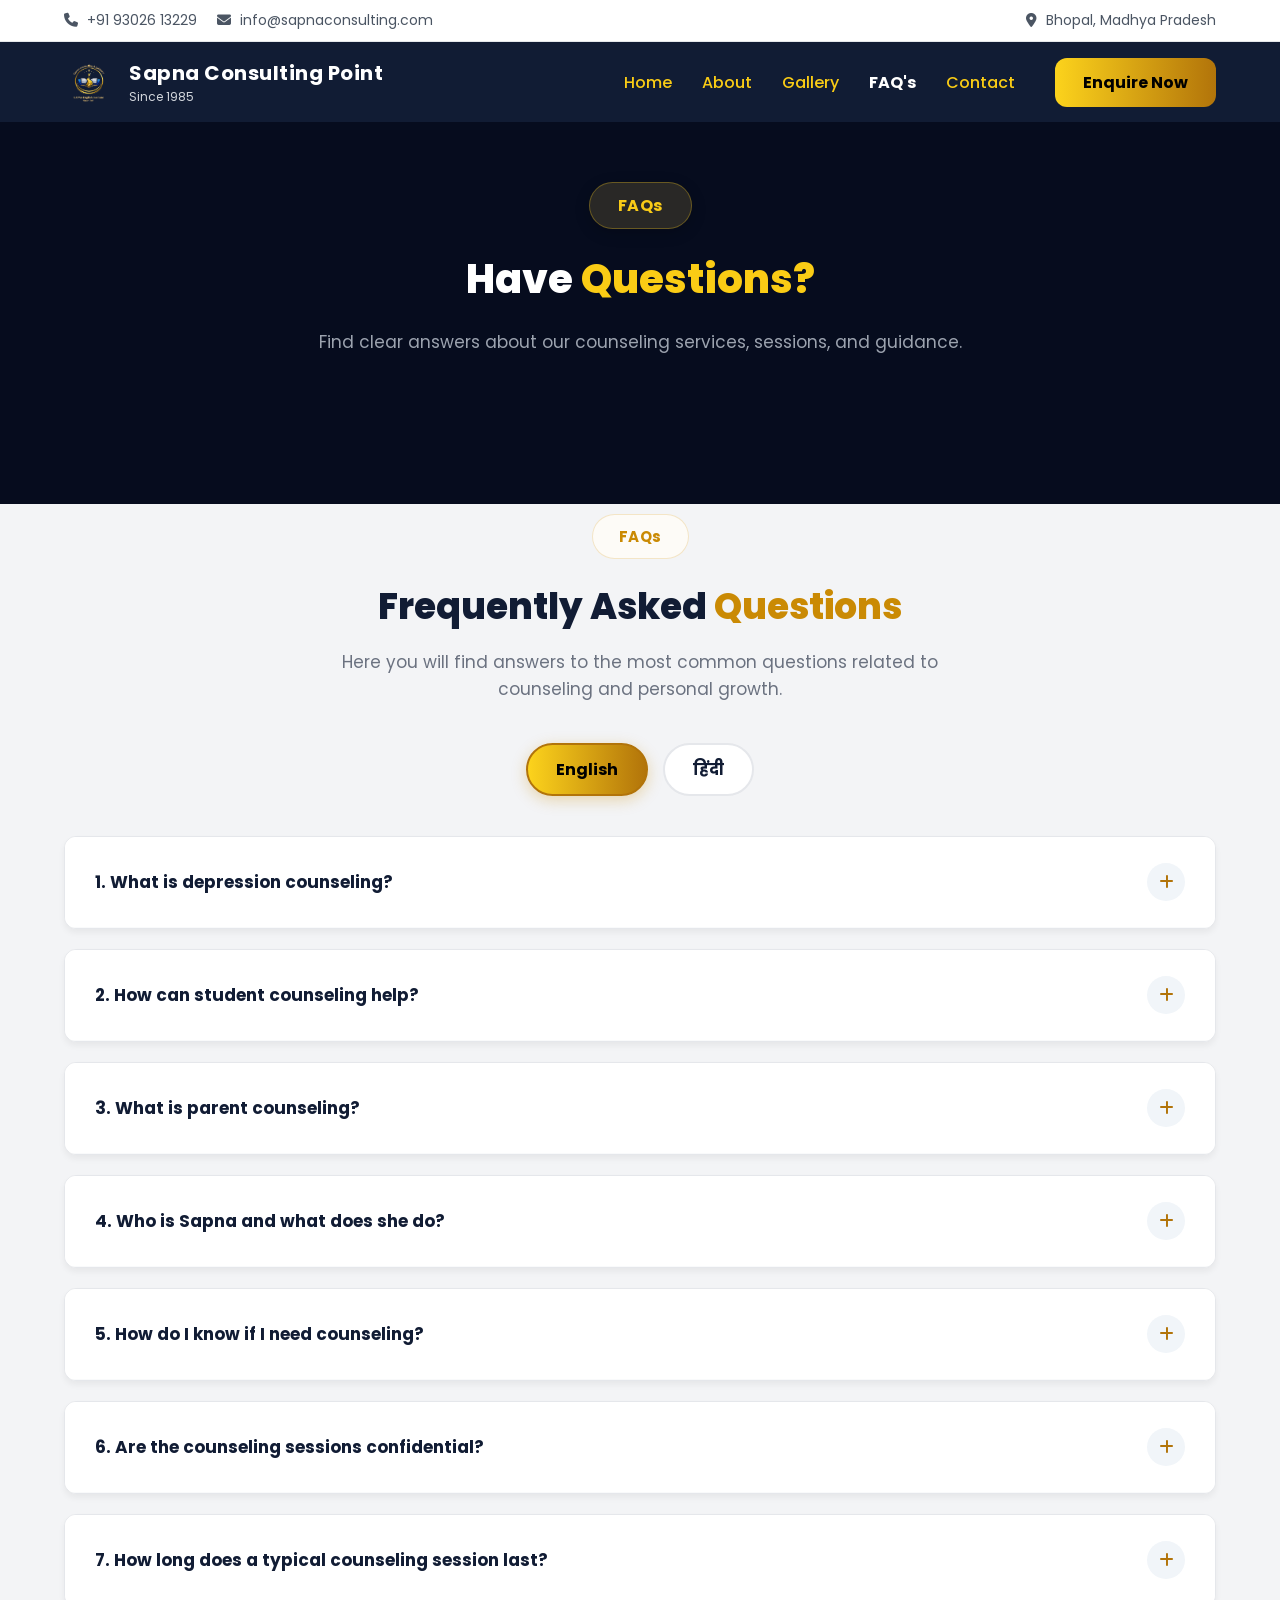
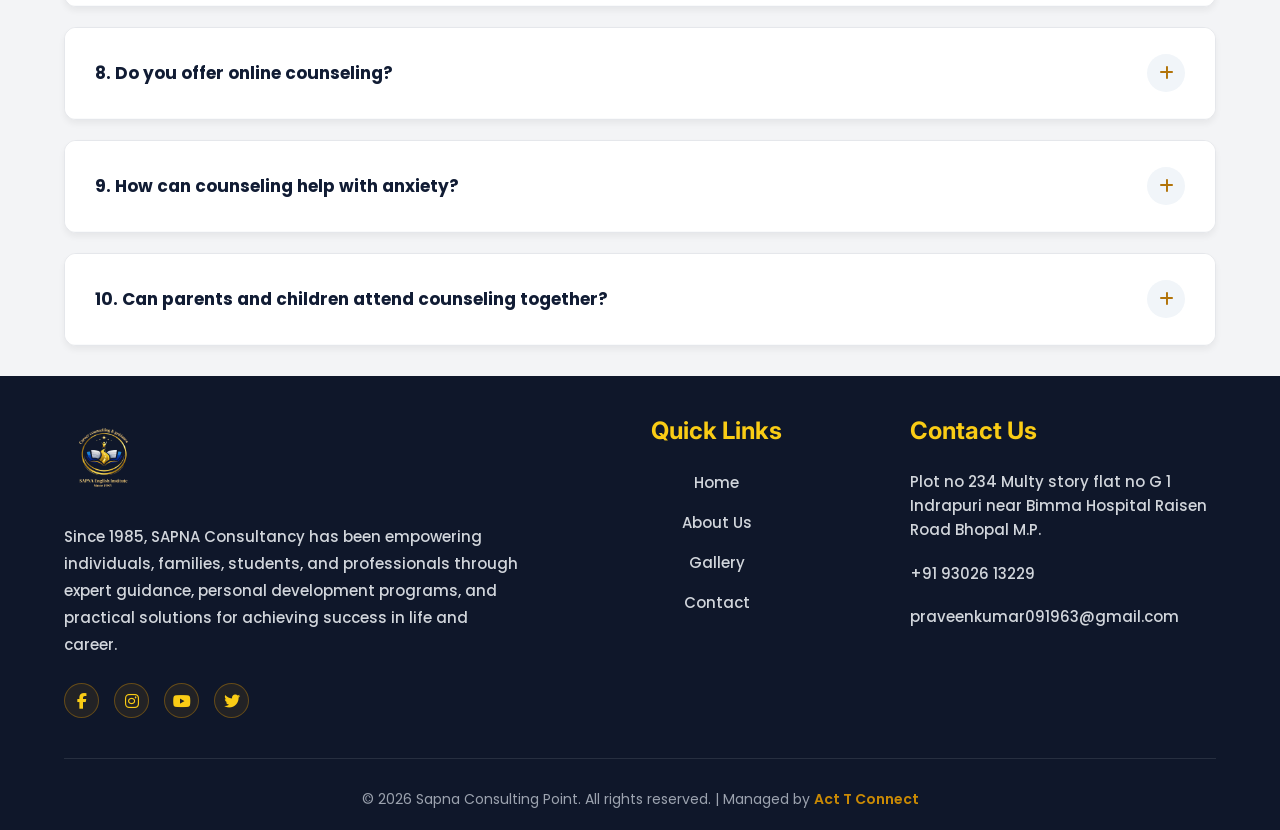
<file: faq.html>
<!DOCTYPE html>
<html lang="en">

<head>
    <meta charset="UTF-8">
    <meta name="viewport" content="width=device-width, initial-scale=1.0">
    <title>Sapna Consulting Point - FAQ's</title>
    <link rel="icon" href="images/logo.png" type="image/png">

    <!-- Fonts -->
    <link rel="preconnect" href="https://fonts.googleapis.com">
    <link rel="preconnect" href="https://fonts.gstatic.com" crossorigin>
    <link
        href="https://fonts.googleapis.com/css2?family=Inter:wght@400;500;600&family=Playfair+Display:wght@700&family=Poppins:wght@400;500;600;700;800&display=swap"
        rel="stylesheet">

    <!-- Font Awesome -->
    <link rel="stylesheet" href="https://cdnjs.cloudflare.com/ajax/libs/font-awesome/6.4.0/css/all.min.css">

    <style>
        :root {
            --primary-blue: #111c34;
            --accent-yellow: #facc15;
            --text-dark: #1f2937;
            --text-gray: #4b5563;
            --bg-light: #f3f4f6;
            --border-color: #e5e7eb;
        }

        * {
            margin: 0;
            padding: 0;
            box-sizing: border-box;
            font-family: 'Poppins', sans-serif;
        }

        body {
            background-color: var(--bg-light);
            color: var(--text-dark);
            overflow-x: hidden !important;
        }

        html {
            overflow-x: hidden !important;
        }

        /* Top Bar */
        /* Top Contact Bar */
        .top-bar {
            background-color: white;
            padding: 10px 5%;
            display: flex;
            justify-content: space-between;
            font-size: 14px;
            color: var(--text-gray);
            border-bottom: 1px solid var(--border-color);
        }

        .top-bar-left {
            display: flex;
            gap: 20px;
        }

        .top-bar i {
            margin-right: 5px;
            color: var(--text-gray);
        }

        /* Navbar */
        .navbar {
            background-color: var(--primary-blue);
            padding: 15px 5%;
            display: flex;
            justify-content: space-between;
            align-items: center;
            position: sticky;
            top: 0;
            z-index: 1000;
        }

        .logo-section {
            display: flex;
            align-items: center;
            gap: 15px;
            color: white;
        }

        .logo-img {
            width: 50px;
            height: 50px;
        }

        .logo-text h1 {
            font-size: 20px;
            font-weight: 700;
            margin: 0;
            letter-spacing: 0.5px;
        }

        .logo-text p {
            font-size: 12px;
            color: #d1d5db;
            margin: 0;
        }

        .nav-links {
            display: flex;
            gap: 30px;
            align-items: center;
        }

        .nav-links a {
            color: #facc15;
            /* Yellow for inactive */
            text-decoration: none;
            font-size: 16px;
            font-weight: 500;
            transition: color 0.3s ease;
        }

        .nav-links a.active {
            color: #ffffff;
            font-weight: 700;
        }

        .nav-links a:hover {
            color: #ffffff;
        }

        .nav-links .btn-enquire {
            background: linear-gradient(90deg, #fcd31c 0%, #b2740a 100%);
            color: #000000 !important;
            padding: 12px 28px;
            border-radius: 12px;
            font-weight: 700;
            text-decoration: none;
            transition: all 0.3s ease;
            margin-left: 10px;
        }

        .nav-links .btn-enquire:hover {
            transform: translateY(-2px);
            box-shadow: 0 4px 12px rgba(250, 204, 21, 0.4);
            color: #000000 !important;
        }

        /* Hero Section */
        .faq-hero {
            background-color: #060C1E;
            padding: 60px 5% 70px;
            text-align: center;
        }

        .faq-hero .hero-badge {
            background-color: #292826 !important;
            color: #F9CB17 !important;
            padding: 10px 28px !important;
            border-radius: 30px !important;
            font-size: 16px !important;
            font-weight: 700 !important;
            display: inline-block !important;
            margin-bottom: 20px !important;
            border: 1px solid rgba(249, 203, 23, 0.3) !important;
            box-shadow: 0 4px 15px rgba(0, 0, 0, 0.2) !important;
            letter-spacing: 0.5px !important;
        }

        .faq-hero h1 {
            font-size: 40px;
            font-weight: 800;
            color: white;
            margin-bottom: 20px;
        }

        .faq-hero h1 span {
            color: #facc15;
        }

        .faq-hero p {
            font-size: 17px;
            color: #9ca3af;
            line-height: 1.6;
            max-width: 650px;
            height: 105px;
            margin: 0 auto;
        }

        /* FAQ Section */
        .section-padding {
            padding: 10px 5%;
        }

        .lang-toggle {
            display: flex;
            justify-content: center;
            gap: 15px;
            margin-bottom: 40px;
        }

        .lang-btn {
            background-color: white;
            color: #111c34;
            border: 2px solid #e5e7eb;
            padding: 12px 28px;
            border-radius: 40px;
            font-size: 16px;
            font-weight: 700;
            cursor: pointer;
            transition: all 0.3s ease;
        }

        .lang-btn.active,
        .lang-btn:hover {
            background: linear-gradient(90deg, #fcd31c 0%, #b2740a 100%);
            color: #000000;
            border: 2px solid #b2740a;
            box-shadow: 0 4px 15px rgba(202, 138, 4, 0.3);
        }

        .faq-container {
            max-width: 100%;
            margin: 0 auto;
        }

        .faq-item {
            background: white;
            border-radius: 12px;
            margin-bottom: 20px;
            box-shadow: 0 4px 6px rgba(0, 0, 0, 0.05);
            border: 1px solid var(--border-color);
            overflow: hidden;
        }

        .faq-question {
            padding: 26px 30px;
            min-height: 80px;
            display: flex;
            justify-content: space-between;
            align-items: center;
            cursor: pointer;
            background-color: white;
            transition: background-color 0.3s ease;
            gap: 20px;
        }

        .faq-question:hover {
            background-color: #f8fafc;
        }

        .faq-question h3 {
            font-size: 17px;
            font-weight: 700;
            color: var(--primary-blue);
            margin: 0;
            line-height: 1.5;
        }

        .faq-icon-wrap {
            width: 38px;
            height: 38px;
            border-radius: 50%;
            background-color: #f1f5f9;
            display: flex;
            align-items: center;
            justify-content: center;
            color: #b2740a;
            font-size: 16px;
            flex-shrink: 0;
            transition: all 0.3s ease;
        }

        .faq-item.active .faq-icon-wrap {
            background-color: #ca8a04;
            color: #ffffff;
            transform: rotate(45deg);
        }

        .faq-answer {
            padding: 0 25px;
            max-height: 0;
            overflow: hidden;
            transition: max-height 0.3s ease-out, padding 0.3s ease;
            background-color: #f9fafb;
            border-top: 1px solid transparent;
        }

        .faq-item.active .faq-answer {
            padding: 20px 25px;
            max-height: 500px;
            /* arbitrary large value */
            border-top-color: var(--border-color);
        }

        .faq-answer p {
            color: var(--text-gray);
            font-size: 15px;
            line-height: 1.6;
            font-family: 'Inter', sans-serif;
            margin: 0;
        }

        /* Footer */
        footer {
            background-color: #111c34;
            color: white;
            padding: 60px 5% 20px;
            font-family: 'Inter', sans-serif;
        }

        .footer-grid {
            display: grid;
            grid-template-columns: 1.5fr 1fr 1fr;
            gap: 40px;
            margin-bottom: 40px;
            border-bottom: 1px solid rgba(255, 255, 255, 0.1);
            padding-bottom: 40px;
        }

        .footer-logo {
            width: 80px;
            height: 80px;
            border-radius: 50%;
            margin-bottom: 20px;
        }

        .footer-text {
            color: #9ca3af;
            font-size: 14px;
            line-height: 1.8;
            margin-bottom: 25px;
        }

        .footer-social {
            display: flex;
            gap: 15px;
        }

        .footer-social a {
            width: 35px;
            height: 35px;
            border-radius: 50%;
            border: 1px solid #ca8a04;
            display: flex;
            align-items: center;
            justify-content: center;
            color: #ca8a04;
            text-decoration: none;
            transition: all 0.3s;
        }

        .footer-social a:hover {
            background-color: #ca8a04;
            color: #111c34;
        }

        .footer-heading {
            color: #ca8a04;
            font-size: 22px;
            font-weight: 700;
            font-family: 'Poppins', sans-serif;
            margin-bottom: 25px;
        }

        .footer-links {
            list-style: none;
            padding: 0;
        }

        .footer-links li {
            margin-bottom: 15px;
        }

        .footer-links a {
            color: #d1d5db;
            text-decoration: none;
            font-size: 15px;
            transition: color 0.3s;
        }

        .footer-links a:hover {
            color: #ca8a04;
        }

        .footer-contact p {
            color: #d1d5db;
            font-size: 14px;
            margin-bottom: 20px;
            line-height: 1.6;
        }

        .footer-bottom {
            text-align: center;
            color: #9ca3af;
            font-size: 14px;
        }

        .hamburger-toggle {
            display: none;
            background: none;
            border: 2px solid rgba(250, 204, 21, 0.5);
            color: #facc15;
            font-size: 22px;
            padding: 8px 14px;
            border-radius: 8px;
            cursor: pointer;
            transition: all 0.3s ease;
        }

        .hamburger-toggle:hover {
            background: rgba(250, 204, 21, 0.1);
        }

        /* Responsive */
        @media (max-width: 1024px) {
            .footer-grid {
                grid-template-columns: repeat(2, 1fr);
                gap: 30px;
            }
        }

        .footer-grid {
            display: grid;
            grid-template-columns: 1.5fr 1fr 1fr;
            gap: 40px;
            margin-bottom: 30px;
        }

        @media (max-width: 768px) {
            .top-bar {
                display: none !important;
            }

            .navbar {
                padding: 12px 15px !important;
                position: relative;
            }

            .logo-img {
                width: 38px !important;
                height: 38px !important;
            }

            .logo-section {
                gap: 10px !important;
            }

            .logo-text h1 {
                font-size: 16px !important;
                line-height: 1.2;
            }

            .logo-text p {
                font-size: 11px !important;
            }

            .hamburger-toggle {
                display: flex;
                align-items: center;
                justify-content: center;
                padding: 6px 12px;
                font-size: 18px;
            }

            .nav-links {
                display: none;
                flex-direction: column;
                position: absolute;
                top: 100%;
                left: 0;
                width: 100%;
                background-color: #060C1E;
                padding: 20px 5%;
                box-shadow: 0 15px 30px rgba(0, 0, 0, 0.4);
                z-index: 999;
                gap: 12px;
                border-top: 1px solid rgba(255, 255, 255, 0.1);
            }

            .nav-links.active {
                display: flex !important;
            }

            .nav-links a {
                padding: 10px 0;
                font-size: 15px;
                width: 100%;
            }

            .nav-links .btn-enquire {
                margin-left: 0;
                text-align: center;
                display: block;
                width: 100%;
                margin-top: 8px;
            }

            .footer-grid {
                grid-template-columns: 1fr !important;
                gap: 30px !important;
                text-align: left !important;
            }

            .footer-grid>div {
                padding-left: 0 !important;
                text-align: left !important;
            }

            .faq-hero {
                height: auto !important;
                min-height: 240px;
                padding: 40px 15px !important;
            }

            .faq-hero h1 {
                font-size: 26px !important;
            }

            .faq-hero p {
                height: auto !important;
            }

            .faq-banner-title {
                font-size: 20px !important;
            }

            .lang-btn {
                padding: 8px 18px !important;
                font-size: 14px !important;
            }

            .enquire-modal-card {
                width: 92% !important;
                max-width: 100% !important;
                padding: 25px 20px !important;
            }

            .enquire-modal-card h2 {
                font-size: 22px !important;
            }

            .enquire-modal-subtitle {
                font-size: 13px !important;
                margin-bottom: 18px !important;
            }

            .modal-form-group {
                margin-bottom: 12px !important;
            }

            .modal-form-group input,
            .modal-form-group textarea {
                padding: 12px 14px !important;
                font-size: 14px !important;
            }

            .btn-modal-submit {
                padding: 13px !important;
                font-size: 15px !important;
            }
        }

        /* Enquire Modal Popup */
        .enquire-modal-overlay {
            position: fixed;
            top: 0;
            left: 0;
            width: 100%;
            height: 100%;
            background-color: rgba(0, 0, 0, 0.6);
            backdrop-filter: blur(4px);
            z-index: 9999;
            display: flex;
            align-items: center;
            justify-content: center;
            opacity: 0;
            visibility: hidden;
            transition: all 0.3s ease;
            padding: 20px;
        }

        .enquire-modal-overlay.active {
            opacity: 1;
            visibility: visible;
        }

        .enquire-modal-card {
            background: #ffffff;
            width: 100%;
            max-width: 460px;
            border-radius: 20px;
            padding: 35px 35px 30px;
            position: relative;
            box-shadow: 0 20px 40px rgba(0, 0, 0, 0.2);
            transform: scale(0.9);
            transition: transform 0.3s ease;
        }

        .enquire-modal-overlay.active .enquire-modal-card {
            transform: scale(1);
        }

        .enquire-modal-close {
            position: absolute;
            top: 20px;
            right: 20px;
            background: none;
            border: none;
            font-size: 24px;
            font-weight: 700;
            color: #94a3b8;
            cursor: pointer;
            line-height: 1;
            transition: color 0.2s;
        }

        .enquire-modal-close:hover {
            color: #0f172a;
        }

        .enquire-modal-card h2 {
            font-size: 28px;
            font-weight: 800;
            color: #111c34;
            margin-bottom: 6px;
        }

        .enquire-modal-subtitle {
            font-size: 15px;
            color: #828b9a;
            margin-bottom: 25px;
            font-family: 'Inter', sans-serif;
        }

        .modal-form-group {
            margin-bottom: 16px;
        }

        .modal-form-group input,
        .modal-form-group textarea {
            width: 100%;
            padding: 14px 18px;
            background-color: #f8fafc;
            border: 1px solid #e2e8f0;
            border-radius: 12px;
            font-size: 14px;
            font-family: 'Inter', sans-serif;
            color: #1e293b;
            outline: none;
            transition: all 0.3s ease;
        }

        .modal-form-group input::placeholder,
        .modal-form-group textarea::placeholder {
            color: #94a3b8;
        }

        .modal-form-group input:focus,
        .modal-form-group textarea:focus {
            background-color: #ffffff;
            border-color: #ca8a04;
            box-shadow: 0 0 0 3px rgba(202, 138, 4, 0.1);
        }

        .modal-form-group textarea {
            resize: none;
        }

        .btn-modal-submit {
            width: 100%;
            background: linear-gradient(90deg, #fcd31c 0%, #b2740a 100%);
            color: #000000;
            padding: 15px;
            border-radius: 30px;
            font-weight: 700;
            font-size: 16px;
            border: none;
            cursor: pointer;
            margin-top: 10px;
            box-shadow: 0 4px 15px rgba(202, 138, 4, 0.3);
            transition: all 0.3s ease;
        }

        .btn-modal-submit:hover {
            transform: translateY(-2px);
            box-shadow: 0 6px 20px rgba(202, 138, 4, 0.4);
        }

        @media (max-width: 768px) {
            .top-bar {
                display: none !important;
            }

            .navbar {
                padding: 12px 15px !important;
                position: relative;
            }

            .logo-img {
                width: 38px !important;
                height: 38px !important;
            }

            .logo-section {
                gap: 10px !important;
            }

            .logo-text h1 {
                font-size: 16px !important;
                line-height: 1.2;
            }

            .logo-text p {
                font-size: 11px !important;
            }

            .hamburger-toggle {
                display: flex;
                align-items: center;
                justify-content: center;
                padding: 6px 12px;
                font-size: 18px;
            }

            .nav-links {
                display: none;
                flex-direction: column;
                position: absolute;
                top: 100%;
                left: 0;
                width: 100%;
                background-color: #060C1E;
                padding: 20px 5%;
                box-shadow: 0 15px 30px rgba(0, 0, 0, 0.4);
                z-index: 999;
                gap: 12px;
                border-top: 1px solid rgba(255, 255, 255, 0.1);
            }

            .nav-links.active {
                display: flex !important;
            }

            .nav-links a {
                padding: 10px 0;
                font-size: 15px;
                width: 100%;
            }

            .nav-links .btn-enquire {
                margin-left: 0;
                text-align: center;
                display: block;
                width: 100%;
                margin-top: 8px;
            }

            .footer-grid {
                grid-template-columns: 1fr !important;
                gap: 30px !important;
                text-align: left !important;
            }

            .footer-grid>div {
                padding-left: 0 !important;
                text-align: left !important;
            }

            .faq-hero {
                height: auto !important;
                min-height: 240px;
                padding: 40px 15px !important;
            }

            .faq-hero h1 {
                font-size: 26px !important;
            }

            .faq-hero p {
                height: auto !important;
            }

            .faq-banner-title {
                font-size: 20px !important;
            }

            .lang-btn {
                padding: 8px 18px !important;
                font-size: 14px !important;
            }

            .faq-question {
                padding: 20px 18px !important;
                min-height: 70px !important;
            }

            .faq-question h3 {
                font-size: 15px !important;
            }

            .enquire-modal-overlay {
                padding: 15px !important;
            }

            .enquire-modal-card {
                width: 92% !important;
                max-width: 360px !important;
                padding: 25px 20px !important;
                box-sizing: border-box !important;
                margin: 0 auto !important;
            }

            .enquire-modal-card h2 {
                font-size: 22px !important;
            }

            .enquire-modal-subtitle {
                font-size: 13px !important;
                margin-bottom: 18px !important;
            }

            .modal-form-group {
                margin-bottom: 12px !important;
            }

            .modal-form-group input,
            .modal-form-group textarea {
                padding: 12px 14px !important;
                font-size: 14px !important;
                box-sizing: border-box !important;
            }

            .btn-modal-submit {
                padding: 13px !important;
                font-size: 15px !important;
                box-sizing: border-box !important;
            }
        }
    </style>
</head>

<body>

    <!-- Top Contact Bar -->
    <div class="top-bar">
        <div class="top-bar-left">
            <span><i class="fa-solid fa-phone"></i> +91 93026 13229</span>
            <span><i class="fa-solid fa-envelope"></i> info@sapnaconsulting.com</span>
        </div>
        <div class="top-bar-right">
            <span><i class="fa-solid fa-location-dot"></i> Bhopal, Madhya Pradesh</span>
        </div>
    </div>

    <!-- Main Navbar -->
    <nav class="navbar">
        <div class="logo-section">
            <img src="images/logo.png" alt="SAPNA Logo" class="logo-img"
                onerror="this.src='https://via.placeholder.com/50'">
            <div class="logo-text">
                <h1>Sapna Consulting Point</h1>
                <p>Since 1985</p>
            </div>
        </div>
        <button class="hamburger-toggle" id="hamburgerBtn" aria-label="Toggle navigation">
            <i class="fa-solid fa-bars"></i>
        </button>
        <div class="nav-links">
            <a href="index.html">Home</a>
            <a href="about.html">About</a>
            <a href="gallery.html">Gallery</a>
            <a href="faq.html" class="active">FAQ's</a>
            <a href="contact.html">Contact</a>
            <a href="#" class="btn-enquire">Enquire Now</a>
        </div>
    </nav>

    <!-- FAQ Hero Section -->
    <section class="faq-hero">
        <div class="hero-badge">FAQs</div>
        <h1>Have <span>Questions?</span></h1>
        <p>Find clear answers about our counseling services, sessions, and guidance.</p>
    </section>

    <!-- FAQ Section -->
    <section class="section-padding">
        <div style="text-align: center; margin-bottom: 40px;">
            <div class="badge-yellow"
                style="background-color: #fdfbf7; color: #ca8a04; padding: 10px 26px; border-radius: 30px; font-size: 15px; font-weight: 700; display: inline-block; margin-bottom: 20px; border: 1px solid rgba(202, 138, 4, 0.2); letter-spacing: 0.5px;">
                FAQs</div>
            <h2 style="font-size: 36px; font-weight: 800; color: #111c34; margin-bottom: 15px;">Frequently Asked <span
                    style="color: #ca8a04;">Questions</span></h2>
            <p style="font-size: 17px; color: #6b7280; max-width: 650px; margin: 0 auto; line-height: 1.6;">Here you
                will find answers to the most common questions related to counseling and personal growth.</p>
        </div>
        <div class="lang-toggle">
            <button class="lang-btn active" id="btnEnglish" onclick="renderFaqs('english')">English</button>
            <button class="lang-btn" id="btnHindi" onclick="renderFaqs('hindi')">हिंदी</button>
        </div>
        <div class="faq-container" id="faqContainer">
            <!-- Dynamic FAQs loaded via JS -->
        </div>
    </section>

    <!-- Footer Section -->
    <footer style="background-color: #0f172a; color: white; padding: 40px 5% 20px; font-family: 'Inter', sans-serif;">
        <div class="footer-grid">
            <!-- Footer Logo & About -->
            <div>
                <img src="images/logo.png" alt="SAPNA Logo"
                    style="width: 80px; height: 80px; border-radius: 50%; margin-bottom: 20px;">
                <p style="color: #d1d5db; font-size: 15px; line-height: 1.8; margin-bottom: 25px; font-weight: 500;">
                    Since 1985, SAPNA Consultancy has been empowering individuals, families, students, and professionals
                    through expert guidance, personal development programs, and practical solutions for achieving
                    success in life and career.
                </p>
                <div style="display: flex; gap: 15px;">
                    <a href="#"
                        style="width: 35px; height: 35px; border-radius: 50%; border: 1px solid rgba(202, 138, 4, 0.4); background-color: rgba(202, 138, 4, 0.1); display: flex; align-items: center; justify-content: center; color: #facc15; text-decoration: none; transition: all 0.3s;"><i
                            class="fa-brands fa-facebook-f"></i></a>
                    <a href="#"
                        style="width: 35px; height: 35px; border-radius: 50%; border: 1px solid rgba(202, 138, 4, 0.4); background-color: rgba(202, 138, 4, 0.1); display: flex; align-items: center; justify-content: center; color: #facc15; text-decoration: none; transition: all 0.3s;"><i
                            class="fa-brands fa-instagram"></i></a>
                    <a href="#"
                        style="width: 35px; height: 35px; border-radius: 50%; border: 1px solid rgba(202, 138, 4, 0.4); background-color: rgba(202, 138, 4, 0.1); display: flex; align-items: center; justify-content: center; color: #facc15; text-decoration: none; transition: all 0.3s;"><i
                            class="fa-brands fa-youtube"></i></a>
                    <a href="#"
                        style="width: 35px; height: 35px; border-radius: 50%; border: 1px solid rgba(202, 138, 4, 0.4); background-color: rgba(202, 138, 4, 0.1); display: flex; align-items: center; justify-content: center; color: #facc15; text-decoration: none; transition: all 0.3s;"><i
                            class="fa-brands fa-twitter"></i></a>
                </div>
            </div>

            <!-- Quick Links -->
            <div style="text-align: center;">
                <h3
                    style="color: #facc15; font-size: 24px; font-weight: 700; font-family: 'Inter', sans-serif; margin-bottom: 25px;">
                    Quick Links</h3>
                <ul style="list-style: none; padding: 0;">
                    <li style="margin-bottom: 15px;"><a href="index.html"
                            style="color: #d1d5db; text-decoration: none; font-size: 15px; font-weight: 500; transition: color 0.3s;">Home</a>
                    </li>
                    <li style="margin-bottom: 15px;"><a href="about.html"
                            style="color: #d1d5db; text-decoration: none; font-size: 15px; font-weight: 500; transition: color 0.3s;">About
                            Us</a></li>
                    <li style="margin-bottom: 15px;"><a href="gallery.html"
                            style="color: #d1d5db; text-decoration: none; font-size: 15px; font-weight: 500; transition: color 0.3s;">Gallery</a>
                    </li>
                    <li style="margin-bottom: 15px;"><a href="contact.html"
                            style="color: #d1d5db; text-decoration: none; font-size: 15px; font-weight: 500; transition: color 0.3s;">Contact</a>
                    </li>
                </ul>
            </div>

            <!-- Contact Us -->
            <div>
                <h3
                    style="color: #facc15; font-size: 24px; font-weight: 700; font-family: 'Inter', sans-serif; margin-bottom: 25px;">
                    Contact Us</h3>
                <p style="color: #d1d5db; font-size: 15px; margin-bottom: 20px; line-height: 1.6; font-weight: 500;">
                    Plot no 234 Multy story flat no G 1 Indrapuri near Bimma Hospital Raisen Road Bhopal M.P.</p>
                <p style="color: #d1d5db; font-size: 15px; margin-bottom: 20px; font-weight: 500;">+91 93026 13229</p>
                <p style="color: #d1d5db; font-size: 15px; font-weight: 500;">praveenkumar091963@gmail.com</p>
            </div>
        </div>

        <div style="text-align: center; color: #9ca3af; font-size: 14px;">
            <p style="margin: 0;">&copy; 2026 Sapna Consulting Point. All rights reserved. | Managed by <span
                    style="color: #ca8a04; font-weight: 600;">Act T Connect</span></p>
        </div>
    </footer>

    <!-- Scripts -->
    <script>
        const englishFaqs = [
            { question: "1. What is depression counseling?", answer: "Depression counseling is a form of therapy that helps individuals explore their feelings, understand the root causes of their depression, and develop coping strategies to improve their mood and quality of life." },
            { question: "2. How can student counseling help?", answer: "Student counseling provides a safe space for students to discuss academic stress, career confusion, peer pressure, and personal challenges, helping them build resilience and focus." },
            { question: "3. What is parent counseling?", answer: "Parent counseling offers guidance to parents on handling child behavior, improving communication, and fostering a healthy, supportive family environment." },
            { question: "4. Who is Sapna and what does she do?", answer: "Sapna is a professional counselor dedicated to helping students, parents, and individuals navigate life's challenges through empathetic and expert counseling." },
            { question: "5. How do I know if I need counseling?", answer: "If you feel overwhelmed, constantly stressed, unable to cope with daily tasks, or are facing persistent sadness, counseling can provide valuable support and tools." },
            { question: "6. Are the counseling sessions confidential?", answer: "Yes, all counseling sessions are strictly confidential to ensure a safe and trusting environment for our clients." },
            { question: "7. How long does a typical counseling session last?", answer: "A typical counseling session lasts for about 45 to 60 minutes, depending on the individual's needs." },
            { question: "8. Do you offer online counseling?", answer: "Yes, we offer both in-person and online counseling sessions to accommodate your schedule and preferences." },
            { question: "9. How can counseling help with anxiety?", answer: "Counseling helps identify triggers for anxiety and teaches practical techniques to manage and reduce symptoms effectively." },
            { question: "10. Can parents and children attend counseling together?", answer: "Yes, we offer family counseling sessions where parents and children can work together to resolve conflicts and improve their relationship." }
        ];

        const hindiFaqs = [
            { question: "1. डिप्रेशन काउंसलिंग क्या है?", answer: "डिप्रेशन काउंसलिंग एक थेरेपी है जो व्यक्तियों को उनकी भावनाओं को समझने, अवसाद के कारणों को जानने और जीवन की गुणवत्ता में सुधार करने में मदद करती है।" },
            { question: "2. स्टूडेंट काउंसलिंग कैसे मदद कर सकती है?", answer: "स्टूडेंट काउंसलिंग छात्रों को पढ़ाई के तनाव, करियर की उलझन और व्यक्तिगत चुनौतियों पर चर्चा करने के लिए एक सुरक्षित स्थान प्रदान करती है।" },
            { question: "3. पैरेंट काउंसलिंग क्या है?", answer: "पैरेंट काउंसलिंग माता-पिता को बच्चों के व्यवहार को संभालने, संचार में सुधार करने और एक स्वस्थ पारिवारिक माहौल बनाने में मार्गदर्शन देती है।" },
            { question: "4. सपना कौन हैं और वह क्या करती हैं?", answer: "सपना एक पेशेवर काउंसलर हैं जो छात्रों, माता-पिता और व्यक्तियों को सहानुभूति और विशेषज्ञ काउंसलिंग के माध्यम से जीवन की चुनौतियों का सामना करने में मदद करती हैं।" },
            { question: "5. मुझे कैसे पता चलेगा कि मुझे काउंसलिंग की आवश्यकता है?", answer: "यदि आप लगातार तनाव महसूस करते हैं, उदास रहते हैं या दैनिक कार्यों को करने में असमर्थ हैं, तो काउंसलिंग मूल्यवान समर्थन दे सकती है।" },
            { question: "6. क्या काउंसलिंग सत्र गोपनीय होते हैं?", answer: "हाँ, ग्राहकों के लिए एक सुरक्षित और भरोसेमंद माहौल सुनिश्चित करने के लिए सभी काउंसलिंग सत्र पूरी तरह से गोपनीय रखे जाते हैं।" },
            { question: "7. एक सामान्य काउंसलिंग सत्र कितनी देर चलता है?", answer: "व्यक्ति की जरूरतों के आधार पर, एक सामान्य काउंसलिंग सत्र लगभग 45 से 60 मिनट तक चलता है।" },
            { question: "8. क्या आप ऑनलाइन काउंसलिंग प्रदान करते हैं?", answer: "हाँ, हम आपकी सुविधा के अनुसार व्यक्तिगत और ऑनलाइन दोनों तरह के काउंसलिंग सत्र प्रदान करते हैं।" },
            { question: "9. काउंसलिंग चिंता (Anxiety) में कैसे मदद कर सकती है?", answer: "काउंसलिंग चिंता के कारणों की पहचान करने में मदद करती है और लक्षणों को कम करने के लिए व्यावहारिक तकनीकें सिखाती है।" },
            { question: "10. क्या माता-पिता और बच्चे एक साथ काउंसलिंग में आ सकते हैं?", answer: "हाँ, हम पारिवारिक काउंसलिंग सत्र भी प्रदान करते हैं जहाँ माता-पिता और बच्चे मिलकर संघर्षों को सुलझा सकते हैं।" }
        ];

        function renderFaqs(lang) {
            const container = document.getElementById('faqContainer');
            const faqs = lang === 'english' ? englishFaqs : hindiFaqs;

            document.getElementById('btnEnglish').classList.toggle('active', lang === 'english');
            document.getElementById('btnHindi').classList.toggle('active', lang === 'hindi');

            container.innerHTML = faqs.map(item => `
                <div class="faq-item">
                    <div class="faq-question">
                        <h3>${item.question}</h3>
                        <div class="faq-icon-wrap">
                            <i class="fa-solid fa-plus"></i>
                        </div>
                    </div>
                    <div class="faq-answer">
                        <p>${item.answer}</p>
                    </div>
                </div>
            `).join('');

            const faqQuestions = container.querySelectorAll('.faq-question');
            faqQuestions.forEach(question => {
                question.addEventListener('click', () => {
                    const item = question.parentElement;
                    item.classList.toggle('active');
                });
            });
        }

        renderFaqs('english');
    </script>

    <!-- Enquire Modal Popup -->
    <div id="enquireModal" class="enquire-modal-overlay">
        <div class="enquire-modal-card">
            <button class="enquire-modal-close" id="closeEnquireModal">&times;</button>
            <h2>Start Your Journey</h2>
            <p class="enquire-modal-subtitle">Fill the form and we'll contact you shortly</p>
            <form id="enquireModalForm">
                <div class="modal-form-group">
                    <input type="text" placeholder="Your Full Name" required>
                </div>
                <div class="modal-form-group">
                    <input type="tel" placeholder="Your Phone Number" required>
                </div>
                <div class="modal-form-group">
                    <input type="email" placeholder="Your Email Address" required>
                </div>
                <div class="modal-form-group">
                    <textarea rows="3" placeholder="Your Message" required></textarea>
                </div>
                <button type="submit" class="btn-modal-submit">Send Enquiry</button>
            </form>
        </div>
    </div>

    <!-- Scripts -->
    <script>
        // Enquire Modal Trigger Logic
        document.addEventListener('DOMContentLoaded', () => {
            const modal = document.getElementById('enquireModal');
            const closeBtn = document.getElementById('closeEnquireModal');
            const enquireBtns = document.querySelectorAll('.btn-enquire');
            const enquireForm = document.getElementById('enquireModalForm');

            enquireBtns.forEach(btn => {
                btn.addEventListener('click', (e) => {
                    e.preventDefault();
                    modal.classList.add('active');
                });
            });

            if (closeBtn) {
                closeBtn.addEventListener('click', () => {
                    modal.classList.remove('active');
                });
            }

            if (modal) {
                modal.addEventListener('click', (e) => {
                    if (e.target === modal) {
                        modal.classList.remove('active');
                    }
                });
            }

            if (enquireForm) {
                enquireForm.addEventListener('submit', (e) => {
                    e.preventDefault();
                    alert('Thank you for reaching out! We will contact you shortly.');
                    enquireForm.reset();
                    modal.classList.remove('active');
                });
            }
        });

        // Mobile Hamburger Menu Handler
        const hamburgerBtn = document.getElementById('hamburgerBtn');
        const navLinks = document.querySelector('.nav-links');

        if (hamburgerBtn && navLinks) {
            hamburgerBtn.addEventListener('click', (e) => {
                e.stopPropagation();
                navLinks.classList.toggle('active');
                const icon = hamburgerBtn.querySelector('i');
                if (icon) {
                    if (navLinks.classList.contains('active')) {
                        icon.className = 'fa-solid fa-xmark';
                    } else {
                        icon.className = 'fa-solid fa-bars';
                    }
                }
            });

            document.addEventListener('click', (e) => {
                if (!hamburgerBtn.contains(e.target) && !navLinks.contains(e.target)) {
                    navLinks.classList.remove('active');
                    const icon = hamburgerBtn.querySelector('i');
                    if (icon) icon.className = 'fa-solid fa-bars';
                }
            });

            navLinks.querySelectorAll('a').forEach(link => {
                link.addEventListener('click', () => {
                    navLinks.classList.remove('active');
                    const icon = hamburgerBtn.querySelector('i');
                    if (icon) icon.className = 'fa-solid fa-bars';
                });
            });
        }
    </script>
</body>

</html>
</file>
